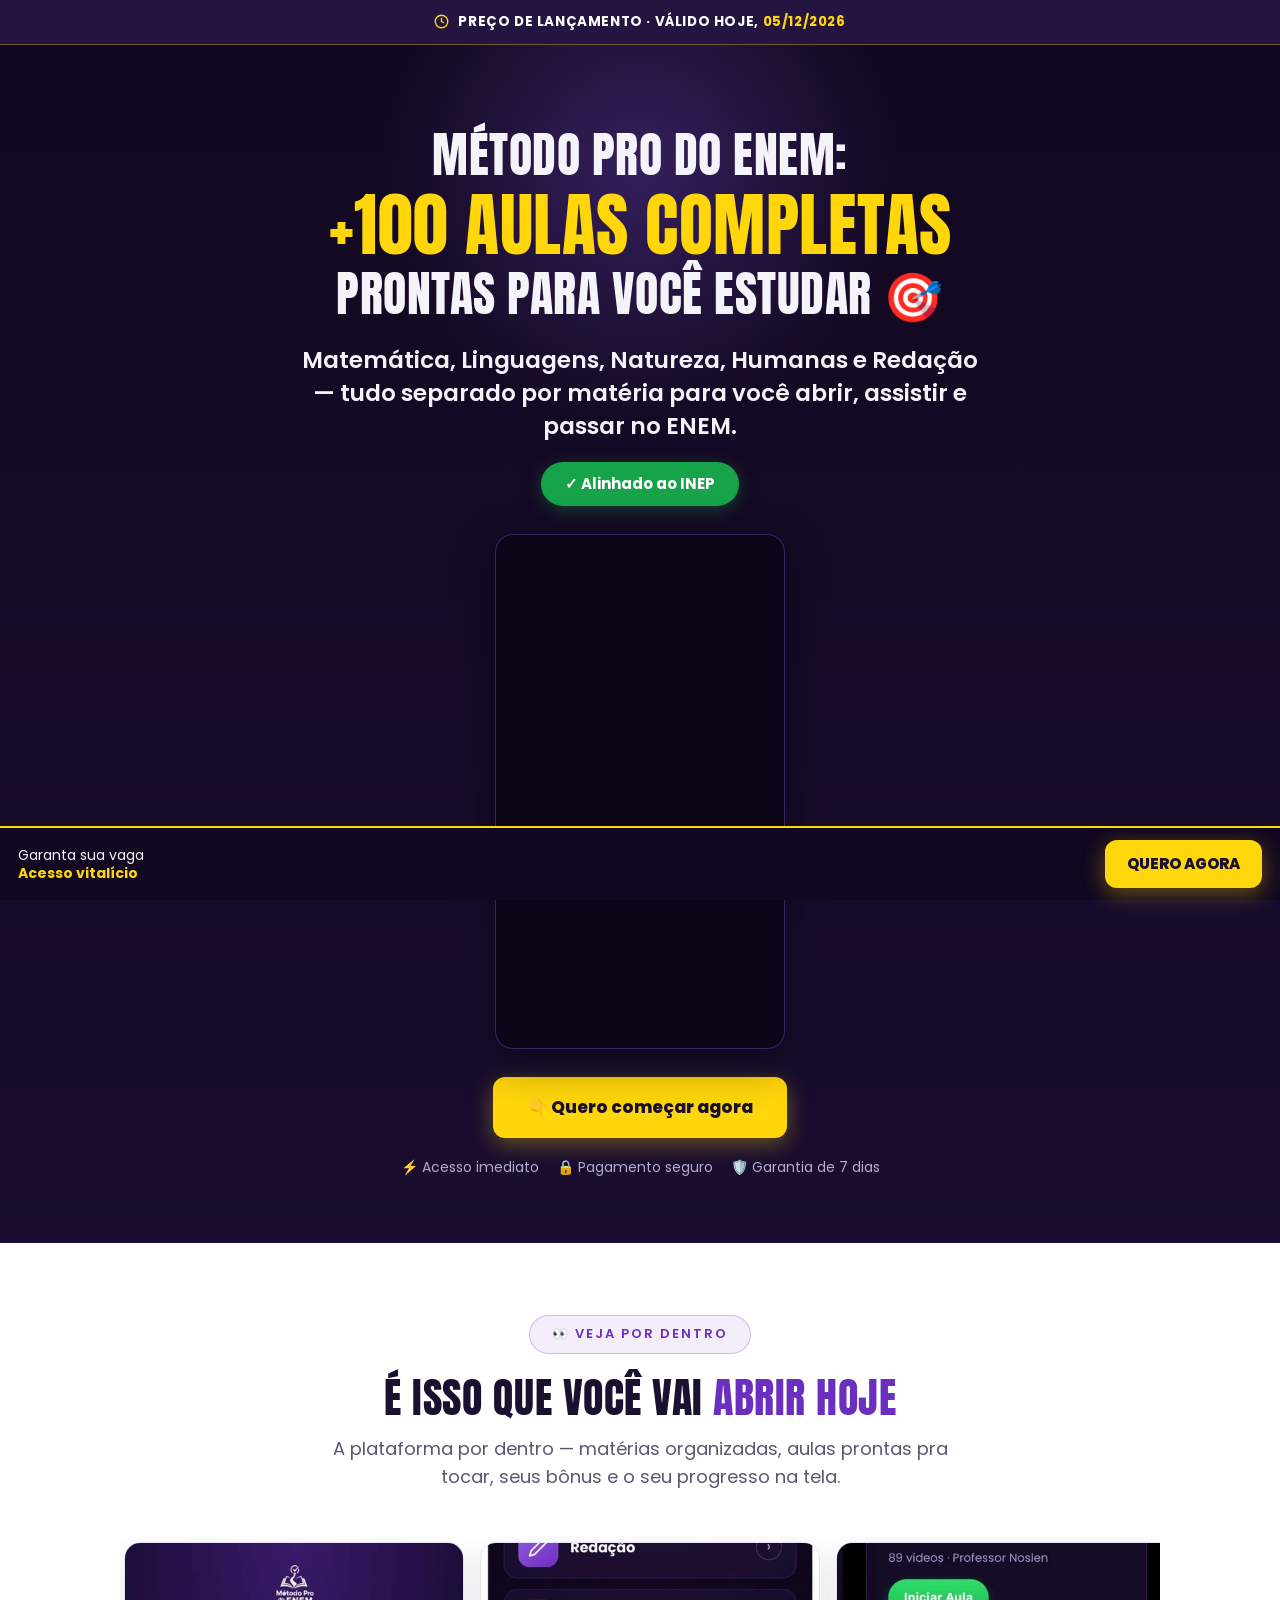
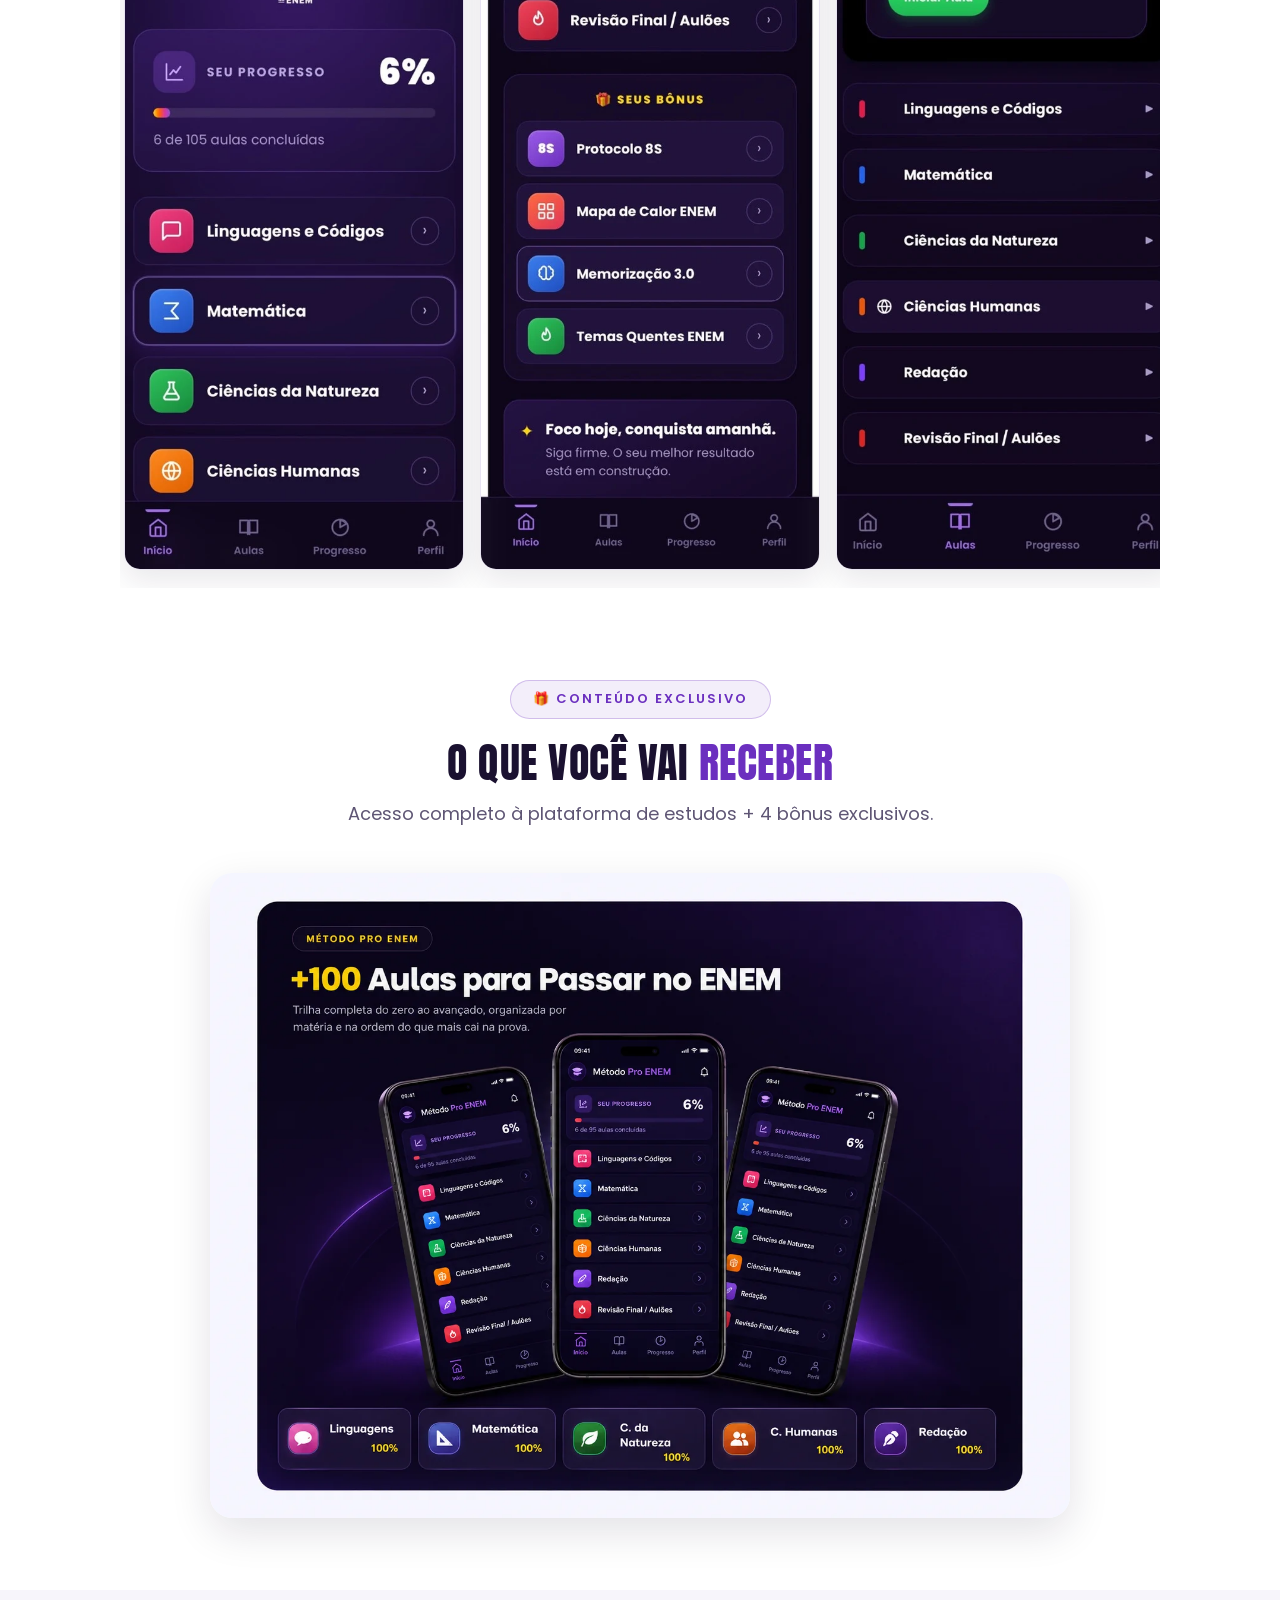
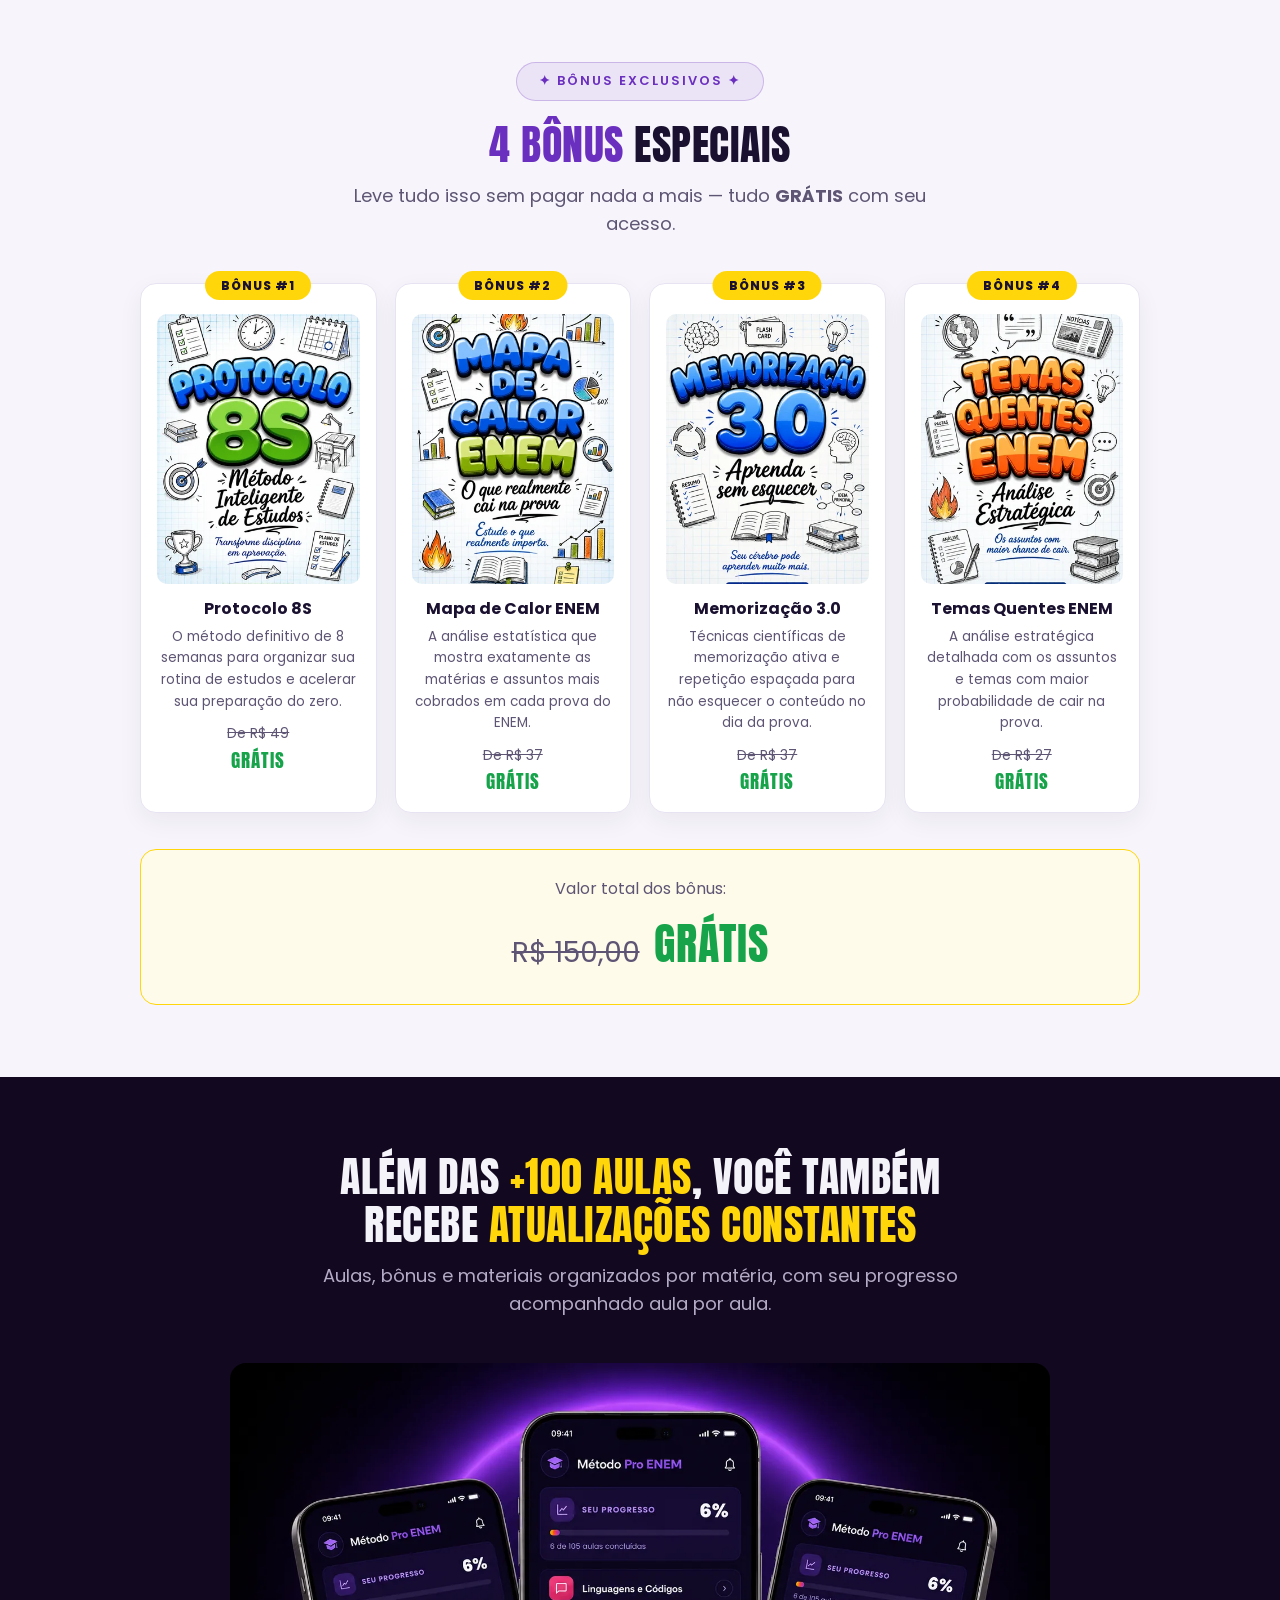
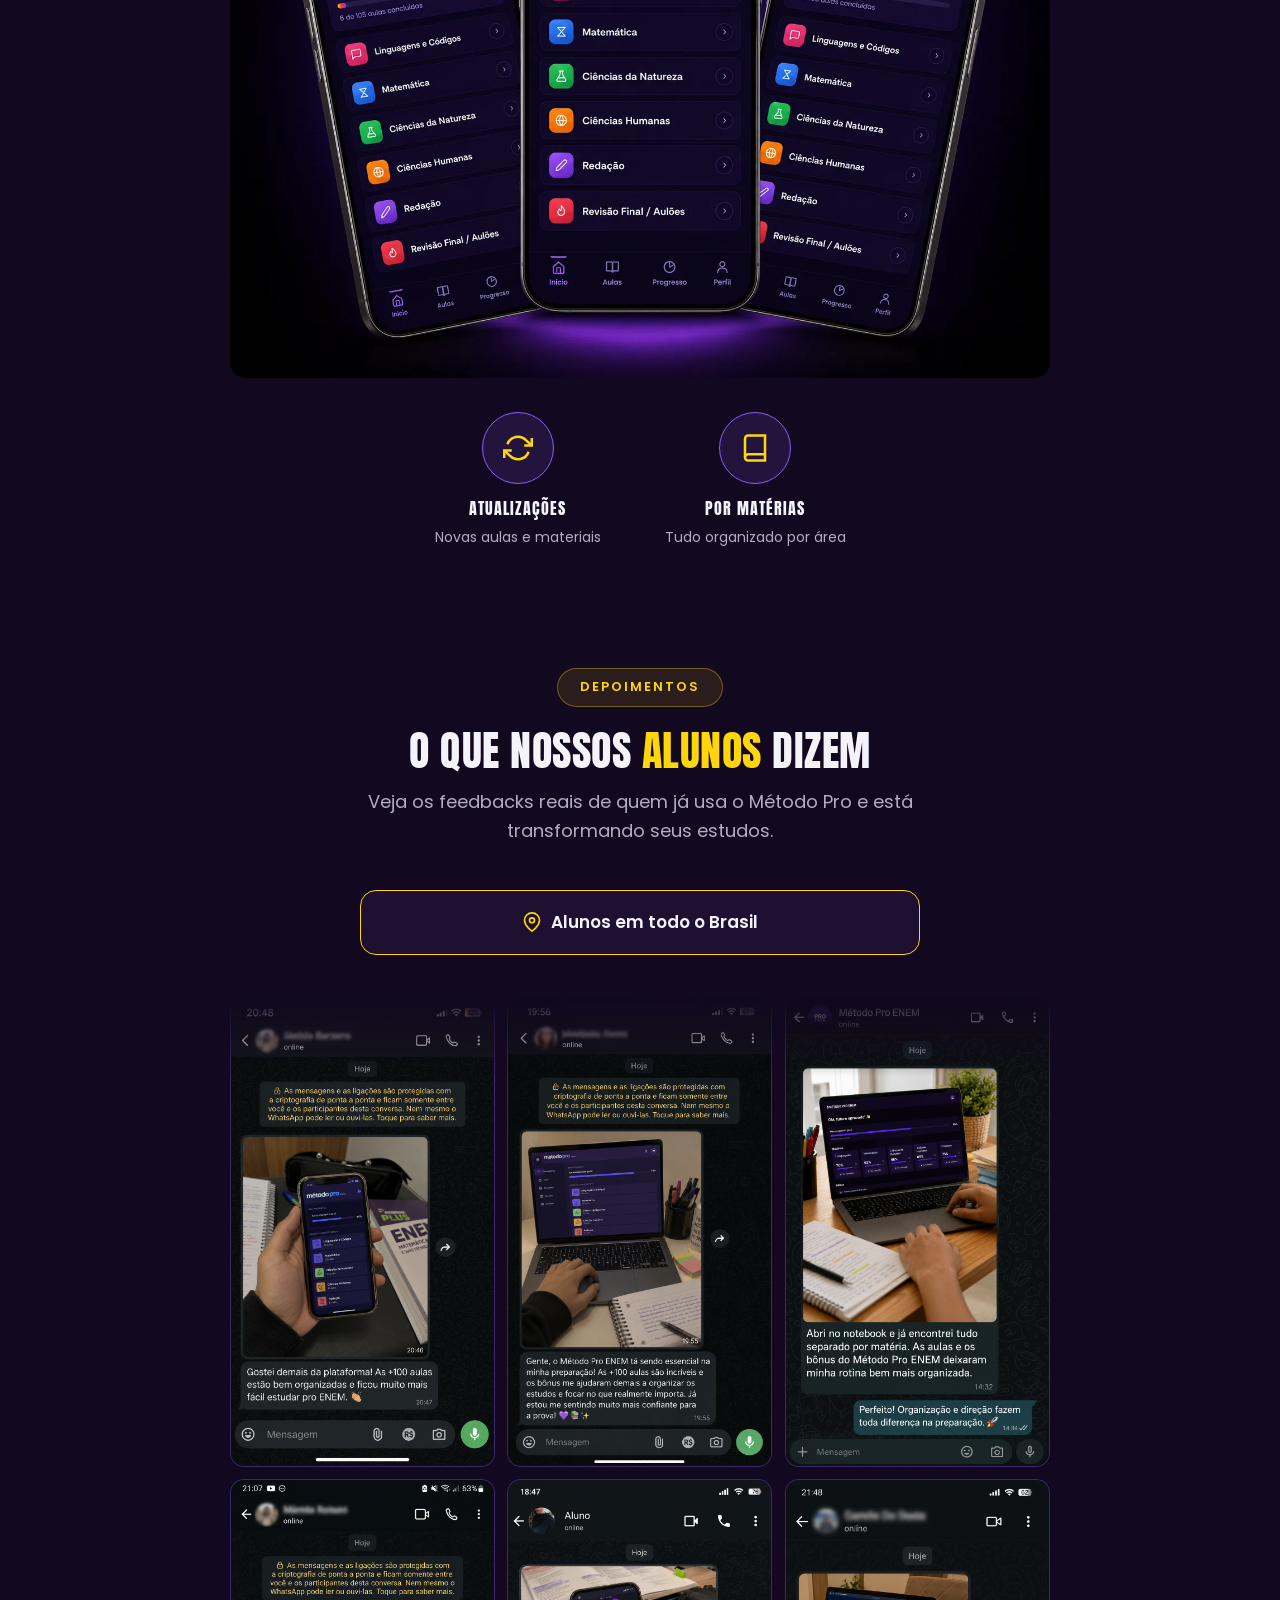
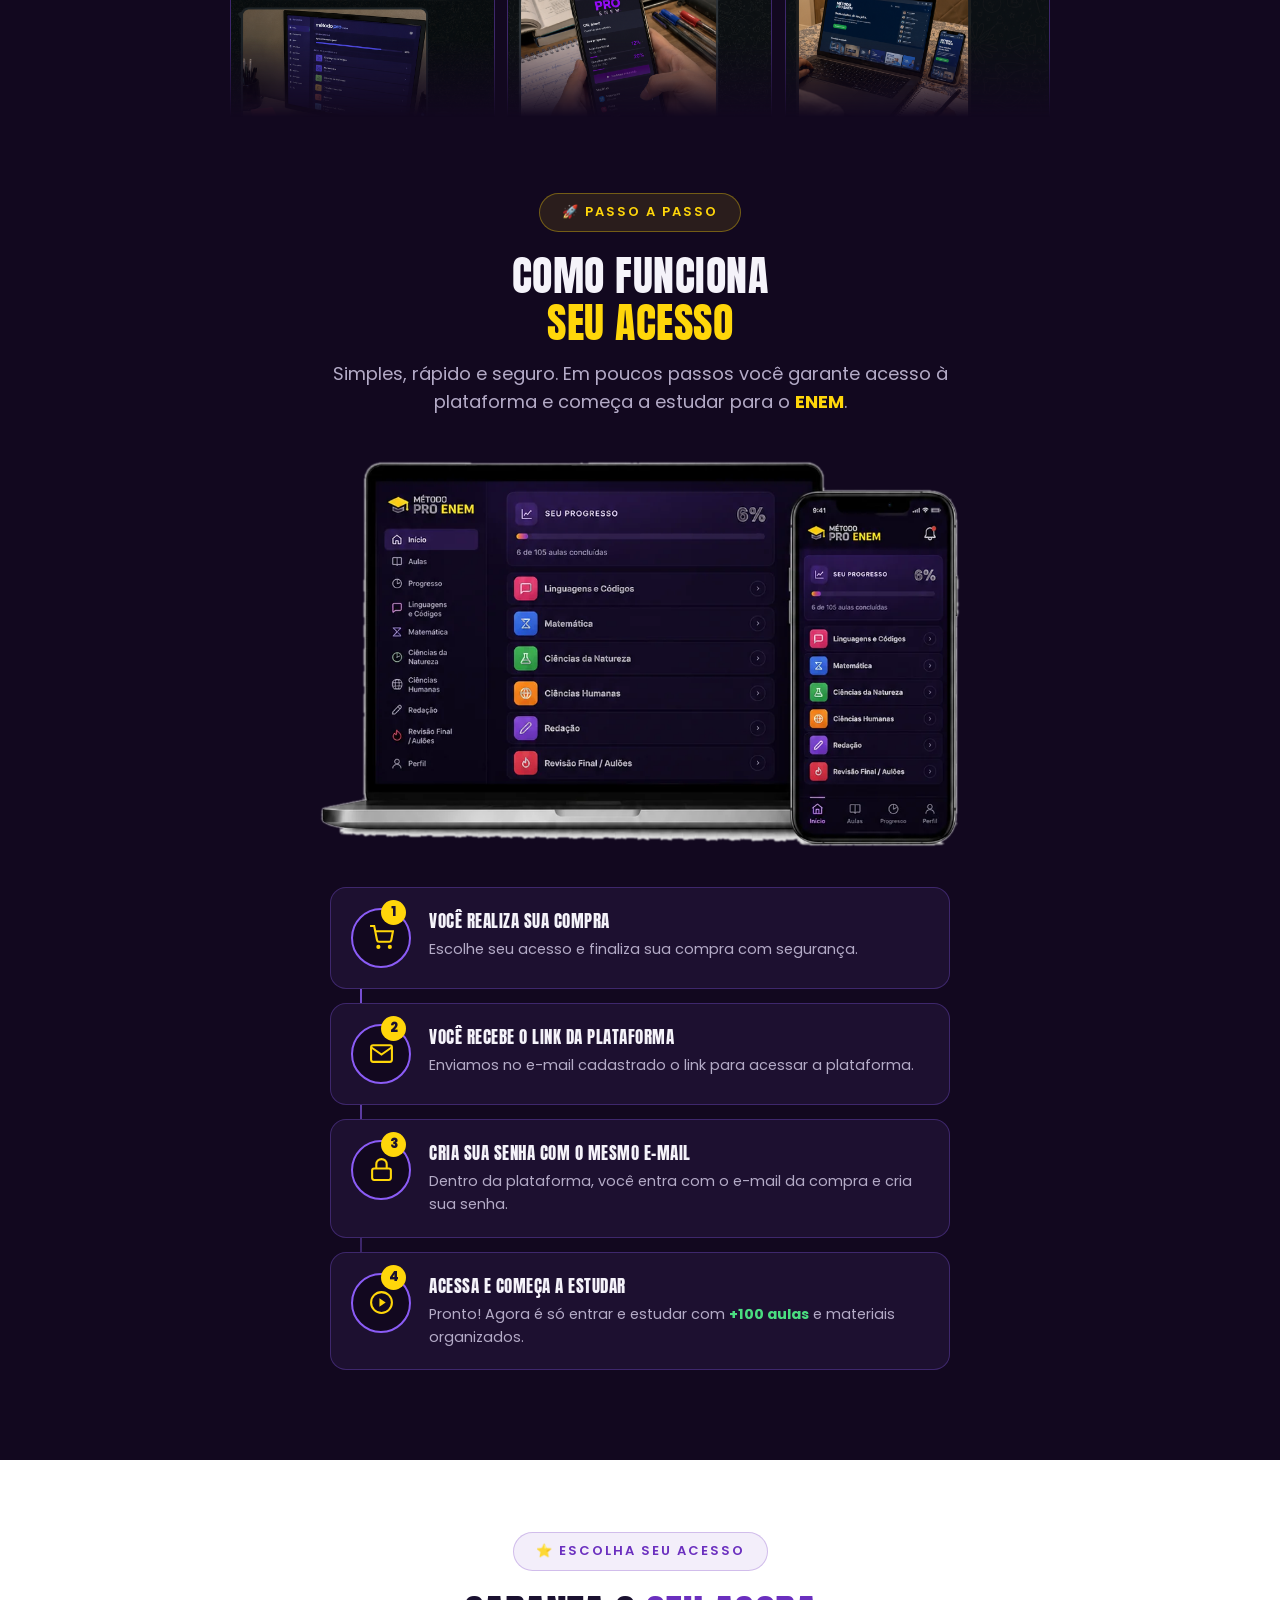
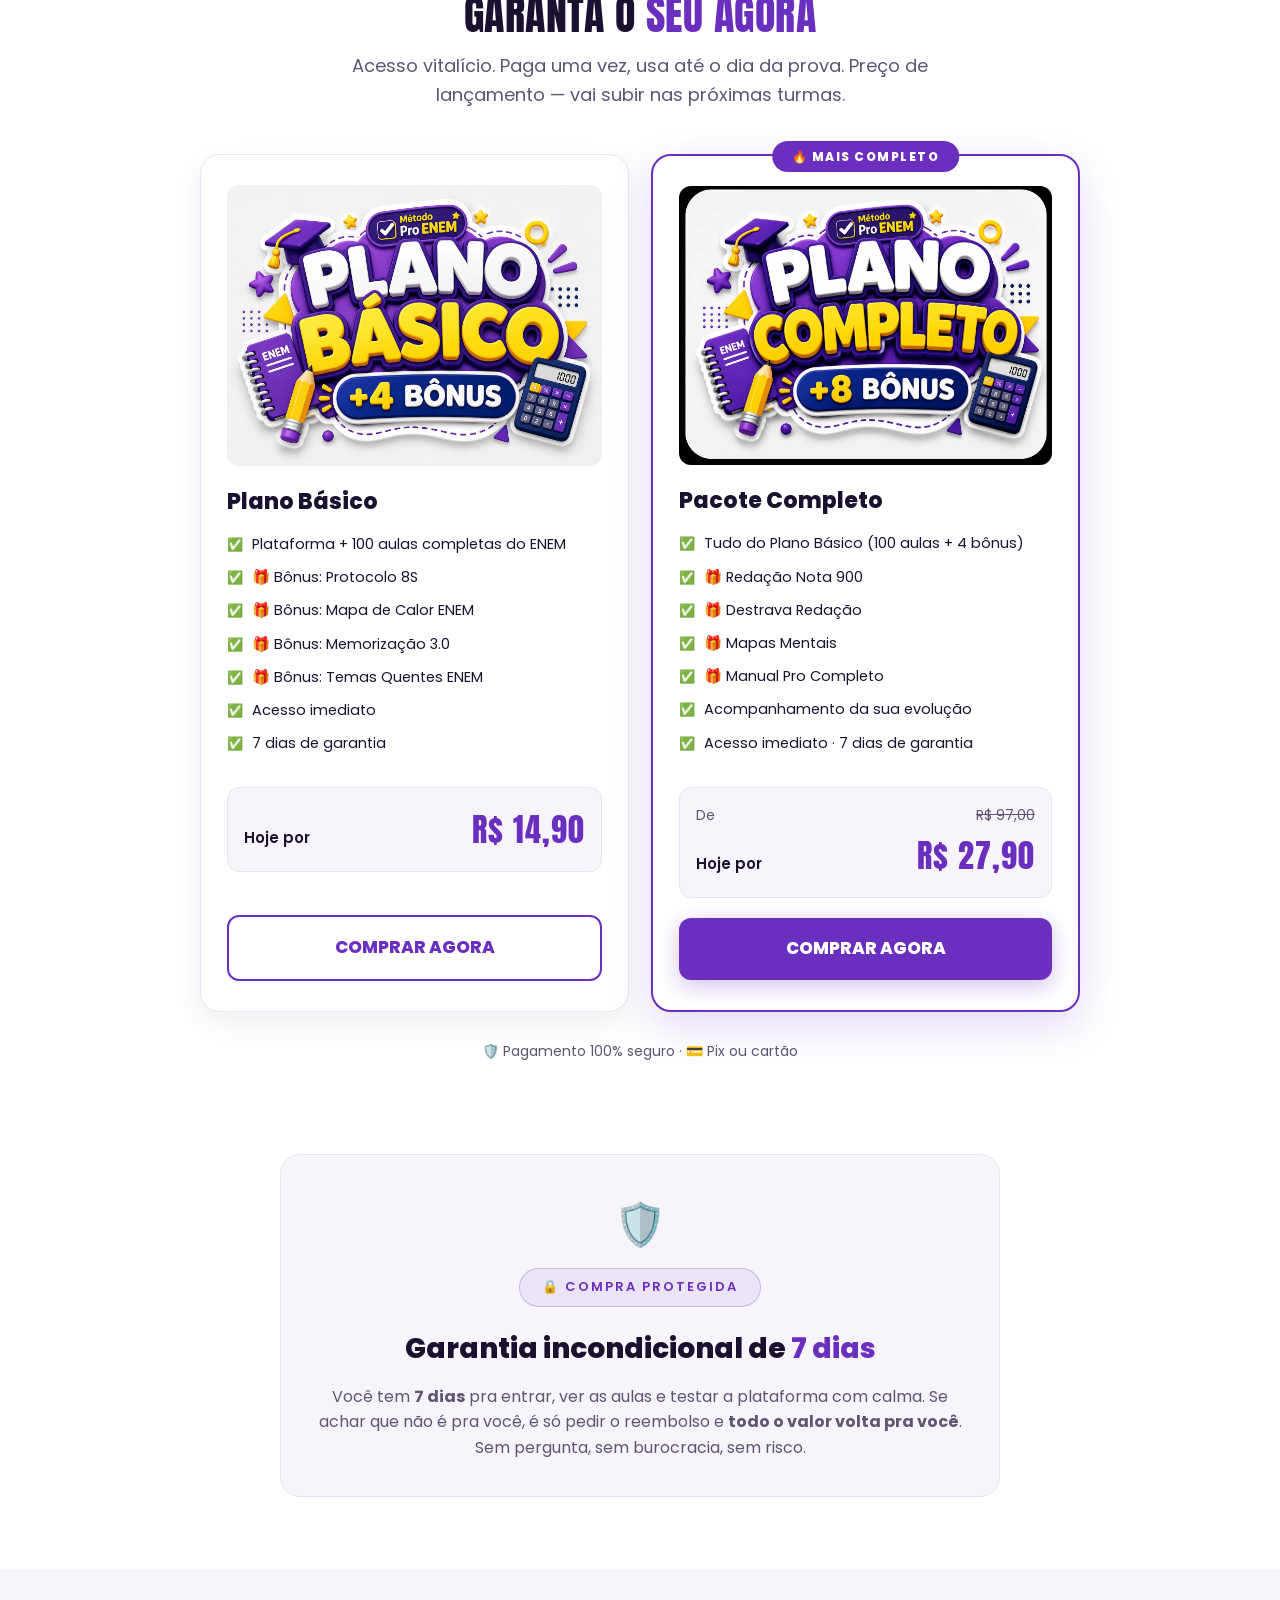
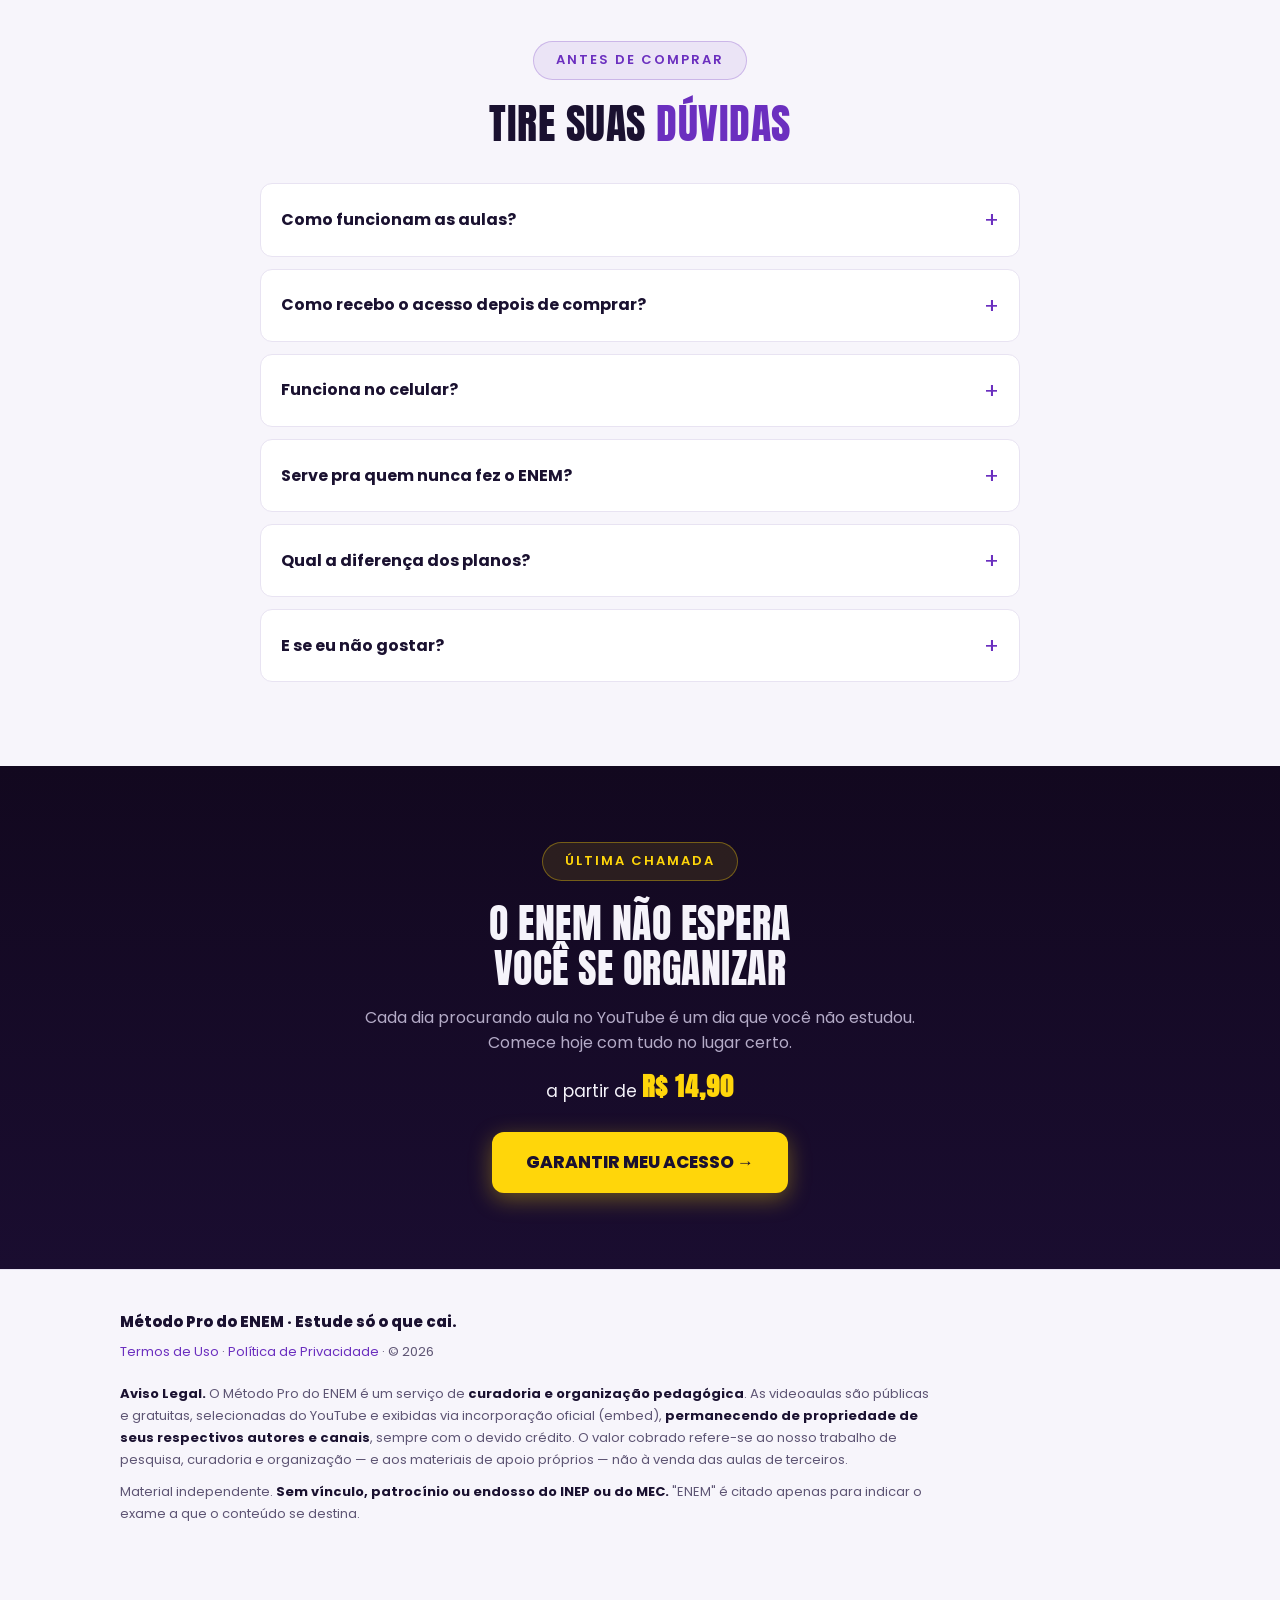
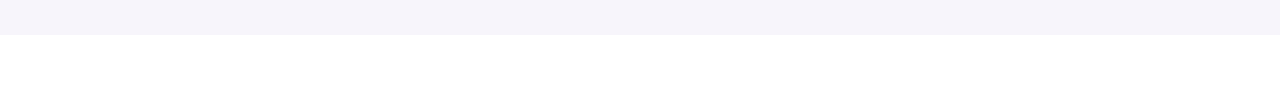
<file: index.html>
<!DOCTYPE html>
<html lang="pt-BR">
<head>
<meta charset="UTF-8">
<meta name="viewport" content="width=device-width, initial-scale=1">
<title>Plataforma Pro do ENEM — Aulas completas, passo a passo</title>
<meta name="description" content="Acesso a mais de 100 aulas completas do ENEM, 100% no passo a passo, organizadas por matéria. Já fez a prova ou nunca fez: você vai se sair bem.">
<meta property="og:title" content="Plataforma Pro do ENEM — Aulas completas, passo a passo">
<meta property="og:description" content="Mais de 100 aulas completas do ENEM, organizadas por matéria, na ordem do que mais cai. Acesso imediato.">
<meta property="og:type" content="website">
<meta property="og:url" content="https://metodoproenem.vercel.app/">
<meta name="twitter:title" content="Plataforma Pro do ENEM — Aulas completas, passo a passo">
<meta name="twitter:description" content="Mais de 100 aulas completas do ENEM, na ordem do que mais cai.">

<!-- Google Tag Manager -->
<script>(function(w,d,s,l,i){w[l]=w[l]||[];w[l].push({'gtm.start':
new Date().getTime(),event:'gtm.js'});var f=d.getElementsByTagName(s)[0],
j=d.createElement(s),dl=l!='dataLayer'?'&l='+l:'';j.async=true;j.src=
'https://www.googletagmanager.com/gtm.js?id='+i+dl;f.parentNode.insertBefore(j,f);
})(window,document,'script','dataLayer','GTM-5QC7Q98F');</script>
<!-- End Google Tag Manager -->

<!-- Utmify -->
<script src="https://cdn.utmify.com.br/scripts/utms/latest.js" data-utmify-prevent-xcod-sck data-utmify-prevent-subids async defer></script>

<!-- Meta Pixel Code -->
<script defer>
!function(f,b,e,v,n,t,s)
{if(f.fbq)return;n=f.fbq=function(){n.callMethod?
n.callMethod.apply(n,arguments):n.queue.push(arguments)};
if(!f._fbq)f._fbq=n;n.push=n;n.loaded=!0;n.version='2.0';
n.queue=[];t=b.createElement(e);t.async=!0;
t.src=v;s=b.getElementsByTagName(e)[0];
s.parentNode.insertBefore(t,s)}(window, document,'script',
'https://connect.facebook.net/en_US/fbevents.js');
fbq('init', '1230467649080404');
fbq('track', 'PageView');
</script>
<noscript>
<img height="1" width="1" style="display:none" src="https://www.facebook.com/tr?id=1230467649080404&ev=PageView&noscript=1"/>
</noscript>
<!-- End Meta Pixel Code -->

<!-- LiteVideo preconnect -->
<link rel="preconnect" href="https://app.litevideo.net">

<link rel="preconnect" href="https://fonts.googleapis.com">
<link rel="preconnect" href="https://fonts.gstatic.com" crossorigin>
<link href="https://fonts.googleapis.com/css2?family=Anton&family=Poppins:wght@400;500;600;700;800&display=swap" rel="stylesheet">

<style>
/* ==================================================================
   MÉTODO PRO DO ENEM — página completa
   Identidade: base clara + faixas escuras roxas (contraste AprovaFlix)
   ================================================================== */
:root{
  --roxo:#6B2FBF;
  --roxo-escuro:#4A1D8C;
  --roxo-luz:#8B5CF6;
  --amarelo:#FFD60A;
  --verde:#16A34A;
  --tinta:#1A1130;          /* texto sobre fundo claro */
  --tinta-sec:#5E5574;
  --fundo:#FFFFFF;
  --fundo-suave:#F7F5FB;
  --borda-clara:#E8E3F2;
  /* faixa escura */
  --dark-bg:#12081F;
  --dark-card:#1D1030;
  --dark-texto:#F5F3FA;
  --dark-texto-sec:#B4ABC7;
  --dark-borda:rgba(139,92,246,.30);
  --radius:16px;
}
*{margin:0;padding:0;box-sizing:border-box}
html{scroll-behavior:smooth}
body{background:var(--fundo);color:var(--tinta);font-family:'Poppins',sans-serif;line-height:1.6;padding-bottom:74px}
img{max-width:100%;display:block}
a{text-decoration:none}
.container{max-width:1080px;margin:0 auto;padding:0 20px}
.display{font-family:'Anton',sans-serif;font-weight:400;text-transform:uppercase;letter-spacing:.5px;line-height:1.12}
.secao{padding:72px 0}
.eyebrow{display:inline-block;background:rgba(107,47,191,.08);border:1px solid rgba(107,47,191,.25);color:var(--roxo);font-size:13px;font-weight:600;letter-spacing:2px;text-transform:uppercase;padding:8px 22px;border-radius:999px;margin-bottom:20px}
.eyebrow-dark{background:rgba(255,214,10,.10);border-color:rgba(255,214,10,.35);color:var(--amarelo)}
.h2{font-size:clamp(28px,5vw,42px);text-align:center;margin-bottom:14px}
.h2 .destaque{color:var(--roxo)}
.h2-dark{color:var(--dark-texto)}
.h2-dark .destaque{color:var(--amarelo)}
.sub{color:var(--tinta-sec);text-align:center;font-size:clamp(15px,2.5vw,18px);max-width:640px;margin:0 auto 44px}
.sub-dark{color:var(--dark-texto-sec)}
.centro{text-align:center}
.btn{display:inline-block;font-weight:800;font-size:17px;padding:17px 34px;border-radius:12px;transition:transform .2s,box-shadow .2s}
.btn:hover{transform:translateY(-2px)}
.btn-amarelo{background:var(--amarelo);color:var(--tinta);box-shadow:0 6px 22px rgba(255,214,10,.35)}
.btn-roxo{background:var(--roxo);color:#fff;box-shadow:0 6px 22px rgba(107,47,191,.30)}
.btn-contorno{background:transparent;border:2px solid var(--roxo);color:var(--roxo)}
@media (prefers-reduced-motion: reduce){
  *,*::before,*::after{animation-duration:.01ms!important;animation-iteration-count:1!important;transition-duration:.01ms!important}
  html{scroll-behavior:auto}
}

/* ---------- HERO ---------- */
.hero{background:linear-gradient(180deg,var(--dark-bg) 0%,#1A0D30 100%);padding:84px 20px 64px;text-align:center;position:relative;overflow:hidden}
.hero::before{content:"";position:absolute;top:-160px;left:50%;transform:translateX(-50%);width:560px;height:560px;background:radial-gradient(circle,rgba(139,92,246,.28) 0%,transparent 65%);pointer-events:none}
.hero-conteudo{position:relative;max-width:760px;margin:0 auto}
.hero h1{color:var(--dark-texto);font-size:clamp(30px,5.6vw,48px)}
.hero h1 .amarelo{font-size:clamp(40px,8vw,70px);display:inline-block;margin:6px 0;line-height:1.05}
.hero h1 .amarelo{color:var(--amarelo)}
.hero .subtitulo{color:var(--dark-texto);font-weight:600;font-size:clamp(17px,3vw,23px);line-height:1.45;max-width:680px;margin:22px auto 18px}
.hero .checkline{color:var(--dark-texto);font-weight:600;font-size:15px;margin-bottom:28px}
.hero .selos{display:flex;justify-content:center;gap:18px;flex-wrap:wrap;color:var(--dark-texto-sec);font-size:14px;margin-top:18px}

/* ---------- BARRA DO TOPO ---------- */
.barra-topo{background:#241540;border-bottom:1px solid rgba(255,214,10,.35);color:#fff;text-align:center;padding:11px 16px;font-size:clamp(12px,2.2vw,13.5px);font-weight:700;letter-spacing:.6px;display:flex;align-items:center;justify-content:center;gap:9px;flex-wrap:wrap}
.barra-topo svg{flex:none}
.barra-topo .data{color:var(--amarelo)}

/* ---------- TICKER (removido da página) ---------- */
.ticker{background:var(--roxo);overflow:hidden;white-space:nowrap;padding:12px 0;border-top:2px solid var(--amarelo);border-bottom:2px solid var(--amarelo)}
.ticker-track{display:inline-block;animation:ticker-scroll 22s linear infinite}
.ticker span{color:#fff;font-family:'Anton',sans-serif;font-size:14px;letter-spacing:1.5px;text-transform:uppercase;margin:0 16px}
.ticker .am{color:var(--amarelo)}
.ticker .seta{color:var(--amarelo);margin:0 4px}
@keyframes ticker-scroll{from{transform:translateX(0)}to{transform:translateX(-50%)}}

/* ---------- VEJA POR DENTRO ---------- */
.carrossel{display:flex;gap:16px;overflow-x:auto;scroll-snap-type:x mandatory;padding:6px 4px 18px;-webkit-overflow-scrolling:touch}
.carrossel::-webkit-scrollbar{height:8px}
.carrossel::-webkit-scrollbar-thumb{background:var(--roxo-luz);border-radius:999px}
.carrossel img{flex:0 0 78%;max-width:340px;scroll-snap-align:center;border-radius:var(--radius);border:1px solid var(--borda-clara);box-shadow:0 10px 30px rgba(26,17,48,.10)}
@media(min-width:820px){.carrossel img{flex:0 0 30%}}

/* ---------- BÔNUS ---------- */
.grid-bonus{display:grid;grid-template-columns:repeat(auto-fit,minmax(230px,1fr));gap:18px;max-width:1000px;margin:0 auto}
.bonus{background:#fff;border:1px solid var(--borda-clara);border-radius:var(--radius);padding:16px;text-align:center;position:relative;box-shadow:0 8px 24px rgba(26,17,48,.06)}
.bonus-tag{position:absolute;top:-13px;left:50%;transform:translateX(-50%);background:var(--amarelo);color:var(--tinta);font-weight:800;font-size:12px;letter-spacing:1px;padding:5px 16px;border-radius:999px;white-space:nowrap}
.bonus img{width:100%;border-radius:10px;margin:14px 0 12px;aspect-ratio:3/4;object-fit:cover}
.bonus h4{font-size:16px;font-weight:700;margin-bottom:4px}
.bonus p{color:var(--tinta-sec);font-size:13.5px;margin-bottom:10px}
.bonus .antes{color:var(--tinta-sec);text-decoration:line-through;font-size:14px}
.bonus .gratis{color:var(--verde);font-family:'Anton',sans-serif;font-size:19px;letter-spacing:1px}
.total-bonus{max-width:1000px;margin:36px auto 0;background:#FFFBEB;border:1.5px solid var(--amarelo);border-radius:var(--radius);padding:26px;text-align:center}
.total-bonus .rotulo{color:var(--tinta-sec);font-size:16px;margin-bottom:6px}
.total-bonus .antes{color:var(--tinta-sec);text-decoration:line-through;font-size:clamp(20px,4vw,28px);margin-right:14px}
.total-bonus .gratis{color:var(--verde);font-family:'Anton',sans-serif;font-size:clamp(30px,6vw,44px);letter-spacing:1px}

/* ---------- FAIXA ESCURA: MOCKUP + DEPOIMENTOS + COMO FUNCIONA ---------- */
.faixa-escura{background:var(--dark-bg)}
.mockup-wrap{max-width:820px;margin:0 auto;text-align:center}
.mockup-wrap img{width:100%;border-radius:var(--radius)}
.recursos-duplos{display:flex;justify-content:center;gap:64px;margin-top:34px;flex-wrap:wrap}
.recurso-item{text-align:center}
.recurso-item .icone{width:72px;height:72px;margin:0 auto 12px;border-radius:50%;background:rgba(139,92,246,.14);border:1.5px solid var(--roxo-luz);display:flex;align-items:center;justify-content:center}
.recurso-item h4{font-family:'Anton',sans-serif;font-weight:400;text-transform:uppercase;letter-spacing:1px;font-size:16px;color:var(--dark-texto)}
.recurso-item p{color:var(--dark-texto-sec);font-size:14px;margin-top:4px}

.barra-membros{display:flex;align-items:center;justify-content:center;gap:20px;flex-wrap:wrap;background:var(--dark-card);border:1px solid var(--amarelo);border-radius:var(--radius);padding:18px 26px;max-width:560px;margin:0 auto 42px}
.barra-membros .local{color:var(--dark-texto);font-weight:600;font-size:17px;display:flex;align-items:center;gap:9px}
/* Mural de depoimentos — colunas com rolagem contínua */
.mural{display:grid;grid-template-columns:repeat(2,1fr);gap:12px;max-width:520px;margin:0 auto;height:min(78vh,660px);overflow:hidden;position:relative;
  -webkit-mask-image:linear-gradient(to bottom,transparent 0,#000 11%,#000 89%,transparent 100%);
          mask-image:linear-gradient(to bottom,transparent 0,#000 11%,#000 89%,transparent 100%)}
@media(min-width:760px){.mural{grid-template-columns:repeat(3,1fr);max-width:820px;height:min(80vh,720px)}}
.mural-col{overflow:hidden}
.mural-col:nth-child(3){display:none}
@media(min-width:760px){.mural-col:nth-child(3){display:block}}
.mural-track{display:flex;flex-direction:column;animation:mural-sobe 42s linear infinite;will-change:transform}
.mural-track.desce{animation-name:mural-desce;animation-duration:50s}
.mural-track.lento{animation-duration:58s}
.mural:hover .mural-track{animation-play-state:paused}
@keyframes mural-sobe{from{transform:translateY(0)}to{transform:translateY(-50%)}}
@keyframes mural-desce{from{transform:translateY(-50%)}to{transform:translateY(0)}}
.mural-item{margin-bottom:12px;border-radius:14px;overflow:hidden;background:var(--dark-card);border:1px solid var(--dark-borda)}
.mural-item img{width:100%;display:block}
/* Slot vazio enquanto os prints reais não chegam */
.print-slot{aspect-ratio:9/16;border:2px dashed var(--dark-borda);border-radius:14px;display:flex;flex-direction:column;align-items:center;justify-content:center;gap:10px;color:var(--dark-texto-sec);font-size:13px;text-align:center;padding:16px;background:rgba(139,92,246,.05);margin-bottom:12px}
.print-slot.curto{aspect-ratio:3/4}
.print-slot svg{opacity:.55}
.badge-verde{display:inline-flex;align-items:center;gap:8px;background:var(--verde);color:#fff;font-weight:700;font-size:clamp(14px,2.4vw,15px);padding:10px 24px;border-radius:999px;box-shadow:0 4px 16px rgba(22,163,74,.35)}

/* Vídeo do hero (9:16 vertical) */
.hero-video{width:100%;max-width:290px;margin:26px auto 28px;aspect-ratio:9/16;border-radius:18px;overflow:hidden;background:#0C0518;border:1px solid rgba(139,92,246,.35);box-shadow:0 14px 44px rgba(0,0,0,.45)}
.hero-video lt-v2{position:absolute;inset:0;width:100%;height:100%;display:block}
.hero-video{position:relative}

/* Passos "Como funciona" em HTML nativo */
.passos{max-width:620px;margin:0 auto;position:relative}
.passos::before{content:"";position:absolute;left:30px;top:24px;bottom:24px;width:2px;background:linear-gradient(to bottom,var(--roxo-luz),rgba(139,92,246,.15))}
.passo{display:flex;gap:18px;background:var(--dark-card);border:1px solid var(--dark-borda);border-radius:var(--radius);padding:20px;margin-bottom:14px;position:relative;text-align:left}
.passo-icone{flex:none;width:60px;height:60px;border:2px solid var(--roxo-luz);border-radius:50%;display:flex;align-items:center;justify-content:center;background:var(--dark-bg)}
.passo-num{position:absolute;left:50px;top:12px;width:25px;height:25px;background:var(--amarelo);color:var(--tinta);border-radius:50%;display:flex;align-items:center;justify-content:center;font-weight:800;font-size:13px}
.passo h3{font-family:'Anton',sans-serif;font-weight:400;text-transform:uppercase;letter-spacing:.5px;font-size:17px;color:var(--dark-texto);margin-bottom:3px}
.passo p{color:var(--dark-texto-sec);font-size:14.5px}
.passo p .verde{color:#4ADE80;font-weight:700}

/* ---------- PLANOS ---------- */
.planos{display:grid;grid-template-columns:repeat(auto-fit,minmax(300px,1fr));gap:22px;max-width:880px;margin:0 auto}
.plano{background:#fff;border:1px solid var(--borda-clara);border-radius:20px;padding:30px 26px;display:flex;flex-direction:column;position:relative;box-shadow:0 10px 32px rgba(26,17,48,.07)}
.plano.destaque-plano{border:2px solid var(--roxo);box-shadow:0 14px 44px rgba(107,47,191,.18)}
.plano-selo{position:absolute;top:-15px;left:50%;transform:translateX(-50%);background:var(--roxo);color:#fff;font-weight:800;font-size:12px;letter-spacing:1.5px;padding:6px 20px;border-radius:999px;white-space:nowrap}
.plano img.arte{border-radius:12px;margin-bottom:18px}
.plano h3{font-size:22px;font-weight:800;margin-bottom:14px}
.plano ul{list-style:none;margin-bottom:22px}
.plano li{display:flex;gap:9px;align-items:flex-start;font-size:14.5px;margin-bottom:10px}
.plano li::before{content:"✅";flex:none;font-size:13px;margin-top:2px}
.preco-box{background:var(--fundo-suave);border:1px solid var(--borda-clara);border-radius:12px;padding:16px;margin-bottom:20px}
.preco-box .linha{display:flex;justify-content:space-between;color:var(--tinta-sec);font-size:14px;margin-bottom:4px}
.preco-box .riscado{text-decoration:line-through}
.preco-box .agora{display:flex;justify-content:space-between;align-items:baseline}
.preco-box .agora .rotulo{font-weight:600;font-size:15px}
.preco-box .agora .valor{color:var(--roxo);font-family:'Anton',sans-serif;font-size:32px;letter-spacing:1px}
.plano .btn{display:block;text-align:center;margin-top:auto}
.selos-pagamento{text-align:center;color:var(--tinta-sec);font-size:14px;margin-top:28px}

/* ---------- GARANTIA ---------- */
.garantia-card{max-width:720px;margin:0 auto;background:var(--fundo-suave);border:1px solid var(--borda-clara);border-radius:20px;padding:36px 30px;text-align:center}
.garantia-card .escudo{font-size:42px;margin-bottom:10px}
.garantia-card h3{font-size:clamp(22px,4vw,28px);font-weight:800;margin-bottom:12px}
.garantia-card h3 .destaque{color:var(--roxo)}
.garantia-card p{color:var(--tinta-sec)}

/* ---------- FAQ ---------- */
.faq{max-width:760px;margin:0 auto}
.faq details{background:#fff;border:1px solid var(--borda-clara);border-radius:12px;padding:0;margin-bottom:12px;overflow:hidden}
.faq summary{cursor:pointer;font-weight:700;font-size:16px;padding:18px 20px;list-style:none;display:flex;justify-content:space-between;align-items:center;gap:14px}
.faq summary::-webkit-details-marker{display:none}
.faq summary::after{content:"+";font-size:22px;color:var(--roxo);font-weight:400;transition:transform .2s}
.faq details[open] summary::after{transform:rotate(45deg)}
.faq .resposta{padding:0 20px 18px;color:var(--tinta-sec);font-size:15px}

/* ---------- ÚLTIMA CHAMADA ---------- */
.ultima{background:linear-gradient(180deg,var(--dark-bg),#1A0D30);text-align:center;padding:76px 20px}
.ultima h2{color:var(--dark-texto);font-size:clamp(26px,5vw,40px);margin-bottom:14px}
.ultima p{color:var(--dark-texto-sec);max-width:560px;margin:0 auto 10px}
.ultima .apartir{color:var(--dark-texto);font-size:17px;margin-bottom:24px}
.ultima .apartir strong{color:var(--amarelo);font-family:'Anton',sans-serif;font-size:26px;letter-spacing:1px}

/* ---------- FOOTER ---------- */
footer{background:var(--fundo-suave);border-top:1px solid var(--borda-clara);padding:40px 20px 110px;color:var(--tinta-sec);font-size:13px}
footer .marca{font-weight:800;color:var(--tinta);font-size:15px;margin-bottom:8px}
footer .links{margin-bottom:20px}
footer .links a{color:var(--roxo)}
footer .legal{max-width:820px;line-height:1.7}
footer .legal strong{color:var(--tinta)}

/* ---------- STICKY CTA ---------- */
.sticky-cta{position:fixed;bottom:0;left:0;right:0;background:var(--dark-bg);border-top:2px solid var(--amarelo);display:flex;align-items:center;justify-content:space-between;gap:14px;padding:12px 18px;z-index:99}
.sticky-cta .texto{color:var(--dark-texto);font-size:14px;line-height:1.3}
.sticky-cta .texto strong{color:var(--amarelo)}
.sticky-cta .btn{padding:12px 22px;font-size:15px;white-space:nowrap}
</style>
</head>
<body>
<!-- Google Tag Manager (noscript) -->
<noscript><iframe src="https://www.googletagmanager.com/ns.html?id=GTM-5QC7Q98F" height="0" width="0" style="display:none;visibility:hidden"></iframe></noscript>

<!-- ============ BARRA DO TOPO ============ -->
<div class="barra-topo">
  <svg width="15" height="15" viewBox="0 0 24 24" fill="none" stroke="#FFD60A" stroke-width="2.2"><circle cx="12" cy="12" r="10"/><polyline points="12 6 12 12 16 14"/></svg>
  <span>PREÇO DE LANÇAMENTO &middot; VÁLIDO HOJE, <span class="data" id="data-hoje">—</span></span>
</div>

<!-- ============ HERO ============ -->
<header class="hero">
  <div class="hero-conteudo">
    <h1 class="display">Método Pro do ENEM:<br><span class="amarelo">+100 Aulas Completas</span><br>prontas para você estudar 🎯</h1>
    <p class="subtitulo">Matemática, Linguagens, Natureza, Humanas e Redação — tudo separado por matéria para você abrir, assistir e passar no ENEM.</p>
    <p class="checkline"><span class="badge-verde">✓ Alinhado ao INEP</span></p>

    <!-- Vídeo vertical LiteVideo -->
    <div class="hero-video" id="hero-video">
      <lt-v2 v="33916df2-39d0-48d0-b8b4-8df525dab4e1" ar="9:16" sc="0" ap="1" io="34" ph="6" ct="[[]]"></lt-v2>
    </div>

    <a class="btn btn-amarelo" href="#planos">👇 Quero começar agora</a>
    <div class="selos"><span>⚡ Acesso imediato</span><span>🔒 Pagamento seguro</span><span>🛡️ Garantia de 7 dias</span></div>
  </div>
</header>

<!-- ============ VEJA POR DENTRO ============ -->
<section class="secao">
  <div class="container">
    <div class="centro"><span class="eyebrow">👀 Veja por dentro</span></div>
    <h2 class="display h2">É isso que você vai <span class="destaque">abrir hoje</span></h2>
    <p class="sub">A plataforma por dentro — matérias organizadas, aulas prontas pra tocar, seus bônus e o seu progresso na tela.</p>
    <div class="carrossel">
      <img src="plat-1-inicio.webp" alt="Tela inicial da plataforma">
      <img src="plat-2-bonus.webp" alt="Lista de bônus exclusivos">
      <img src="plat-3-aulas.webp" alt="Visualização das aulas por matéria">
      <img src="plat-4-progresso.webp" alt="Estatísticas de progresso do aluno">
      <img src="plat-5-perfil.webp" alt="Perfil do aluno">
    </div>
  </div>
</section>

<!-- ============ O QUE VOCÊ VAI RECEBER ============ -->
<section class="secao" style="padding-top:20px">
  <div class="container">
    <div class="centro"><span class="eyebrow">🎁 Conteúdo exclusivo</span></div>
    <h2 class="display h2">O que você vai <span class="destaque">receber</span></h2>
    <p class="sub">Acesso completo à plataforma de estudos + 4 bônus exclusivos.</p>
    <img src="card-100-aulas.webp" alt="Método Pro ENEM: +100 aulas para passar no ENEM — trilha completa organizada por matéria, com Linguagens, Matemática, Ciências da Natureza, Ciências Humanas e Redação" style="width:100%;max-width:860px;margin:0 auto;display:block;border-radius:22px;box-shadow:0 14px 40px rgba(26,17,48,.12)">
  </div>
</section>

<!-- ============ BÔNUS + VALOR TOTAL ============ -->
<section class="secao" style="background:var(--fundo-suave)">
  <div class="container">
    <div class="centro"><span class="eyebrow">✦ Bônus exclusivos ✦</span></div>
    <h2 class="display h2"><span class="destaque">4 bônus</span> especiais</h2>
    <p class="sub">Leve tudo isso sem pagar nada a mais — tudo <strong>GRÁTIS</strong> com seu acesso.</p>
    <div class="grid-bonus">
      <div class="bonus"><span class="bonus-tag">BÔNUS #1</span>
        <img src="bonus-protocolo-8s.webp" alt="Capa do Protocolo 8S">
        <h4>Protocolo 8S</h4>
        <p>O método definitivo de 8 semanas para organizar sua rotina de estudos e acelerar sua preparação do zero.</p>
        <div class="antes">De R$ 49</div><div class="gratis">GRÁTIS</div>
      </div>
      <div class="bonus"><span class="bonus-tag">BÔNUS #2</span>
        <img src="bonus-mapa-calor.webp" alt="Capa do Mapa de Calor ENEM">
        <h4>Mapa de Calor ENEM</h4>
        <p>A análise estatística que mostra exatamente as matérias e assuntos mais cobrados em cada prova do ENEM.</p>
        <div class="antes">De R$ 37</div><div class="gratis">GRÁTIS</div>
      </div>
      <div class="bonus"><span class="bonus-tag">BÔNUS #3</span>
        <img src="bonus-memorizacao.webp" alt="Capa do Memorização 3.0">
        <h4>Memorização 3.0</h4>
        <p>Técnicas científicas de memorização ativa e repetição espaçada para não esquecer o conteúdo no dia da prova.</p>
        <div class="antes">De R$ 37</div><div class="gratis">GRÁTIS</div>
      </div>
      <div class="bonus"><span class="bonus-tag">BÔNUS #4</span>
        <img src="bonus-temas-quentes.webp" alt="Capa do Temas Quentes ENEM">
        <h4>Temas Quentes ENEM</h4>
        <p>A análise estratégica detalhada com os assuntos e temas com maior probabilidade de cair na prova.</p>
        <div class="antes">De R$ 27</div><div class="gratis">GRÁTIS</div>
      </div>
    </div>
    <div class="total-bonus">
      <div class="rotulo">Valor total dos bônus:</div>
      <span class="antes">R$ 150,00</span><span class="gratis">GRÁTIS</span>
    </div>
  </div>
</section>

<!-- ============ FAIXA ESCURA: MOCKUP ============ -->
<section class="faixa-escura" style="padding:76px 20px 60px">
  <div class="mockup-wrap">
    <h2 class="display h2 h2-dark">Além das <span class="destaque">+100 aulas</span>, você também<br>recebe <span class="destaque">atualizações constantes</span></h2>
    <p class="sub sub-dark">Aulas, bônus e materiais organizados por matéria, com seu progresso acompanhado aula por aula.</p>
    <img src="mockup-celulares-plataforma.webp" alt="Plataforma Método Pro do ENEM no celular">
    <div class="recursos-duplos">
      <div class="recurso-item">
        <div class="icone"><svg width="30" height="30" viewBox="0 0 24 24" fill="none" stroke="#FFD60A" stroke-width="2"><path d="M23 4v6h-6"/><path d="M1 20v-6h6"/><path d="M3.51 9a9 9 0 0 1 14.85-3.36L23 10M1 14l4.64 4.36A9 9 0 0 0 20.49 15"/></svg></div>
        <h4>Atualizações</h4><p>Novas aulas e materiais</p>
      </div>
      <div class="recurso-item">
        <div class="icone"><svg width="30" height="30" viewBox="0 0 24 24" fill="none" stroke="#FFD60A" stroke-width="2"><path d="M4 19.5A2.5 2.5 0 0 1 6.5 17H20"/><path d="M6.5 2H20v20H6.5A2.5 2.5 0 0 1 4 19.5v-15A2.5 2.5 0 0 1 6.5 2z"/></svg></div>
        <h4>Por matérias</h4><p>Tudo organizado por área</p>
      </div>
    </div>
  </div>
</section>

<!-- ============ FAIXA ESCURA: DEPOIMENTOS (estilo AprovaFlix) ============ -->
<section class="faixa-escura" id="depoimentos" style="padding:60px 20px 76px">
  <div style="max-width:1000px;margin:0 auto;text-align:center">
    <span class="eyebrow eyebrow-dark">Depoimentos</span>
    <h2 class="display h2 h2-dark">O que nossos <span class="destaque">alunos</span> dizem</h2>
    <p class="sub sub-dark">Veja os feedbacks reais de quem já usa o Método Pro e está transformando seus estudos.</p>

    <div class="barra-membros">
      <span class="local">
        <svg width="20" height="20" viewBox="0 0 24 24" fill="none" stroke="#FFD60A" stroke-width="2"><path d="M21 10c0 7-9 13-9 13s-9-6-9-13a9 9 0 0 1 18 0z"/><circle cx="12" cy="10" r="3"/></svg>
        Alunos em todo o Brasil
      </span>
    </div>

    <div class="mural">
      <div class="mural-col">
        <div class="mural-track">
          <div class="mural-item"><img src="print-aluno-1.webp" alt="Depoimento Aluno 1"></div>
          <div class="mural-item"><img src="print-aluno-2.webp" alt="Depoimento Aluno 2"></div>
          <div class="mural-item"><img src="print-aluno-7.webp" alt="Depoimento Aluno 7"></div>
          <!-- cópia para o loop contínuo -->
          <div class="mural-item"><img src="print-aluno-1.webp" alt="Depoimento Aluno 1"></div>
          <div class="mural-item"><img src="print-aluno-2.webp" alt="Depoimento Aluno 2"></div>
          <div class="mural-item"><img src="print-aluno-7.webp" alt="Depoimento Aluno 7"></div>
        </div>
      </div>
      <div class="mural-col">
        <div class="mural-track desce">
          <div class="mural-item"><img src="print-aluno-3.webp" alt="Depoimento Aluno 3"></div>
          <div class="mural-item"><img src="print-aluno-4.webp" alt="Depoimento Aluno 4"></div>
          <!-- cópia para o loop contínuo -->
          <div class="mural-item"><img src="print-aluno-3.webp" alt="Depoimento Aluno 3"></div>
          <div class="mural-item"><img src="print-aluno-4.webp" alt="Depoimento Aluno 4"></div>
        </div>
      </div>
      <div class="mural-col">
        <div class="mural-track lento">
          <div class="mural-item"><img src="print-aluno-5.webp" alt="Depoimento Aluno 5"></div>
          <div class="mural-item"><img src="print-aluno-6.webp" alt="Depoimento Aluno 6"></div>
          <!-- cópia para o loop contínuo -->
          <div class="mural-item"><img src="print-aluno-5.webp" alt="Depoimento Aluno 5"></div>
          <div class="mural-item"><img src="print-aluno-6.webp" alt="Depoimento Aluno 6"></div>
        </div>
      </div>
    </div>
  </div>
</section>

<!-- ============ FAIXA ESCURA: COMO FUNCIONA (HTML NATIVO) ============ -->
<section class="faixa-escura" id="como-funciona" style="padding:0 20px 76px">
  <div style="max-width:760px;margin:0 auto;text-align:center">
    <span class="eyebrow eyebrow-dark">🚀 Passo a passo</span>
    <h2 class="display h2 h2-dark">Como funciona<br><span class="destaque">seu acesso</span></h2>
    <p class="sub sub-dark">Simples, rápido e seguro. Em poucos passos você garante acesso à plataforma e começa a estudar para o <strong style="color:var(--amarelo)">ENEM</strong>.</p>
    <img src="mockup-notebook-celular.webp" alt="Plataforma Método Pro do ENEM no notebook e no celular" style="width:100%;max-width:640px;margin:0 auto 40px;display:block">
    <div class="passos">
      <div class="passo">
        <div class="passo-icone"><svg width="25" height="25" viewBox="0 0 24 24" fill="none" stroke="#FFD60A" stroke-width="2"><circle cx="9" cy="21" r="1"/><circle cx="20" cy="21" r="1"/><path d="M1 1h4l2.68 13.39a2 2 0 0 0 2 1.61h9.72a2 2 0 0 0 2-1.61L23 6H6"/></svg></div>
        <span class="passo-num">1</span>
        <div><h3>Você realiza sua compra</h3><p>Escolhe seu acesso e finaliza sua compra com segurança.</p></div>
      </div>
      <div class="passo">
        <div class="passo-icone"><svg width="25" height="25" viewBox="0 0 24 24" fill="none" stroke="#FFD60A" stroke-width="2"><path d="M4 4h16c1.1 0 2 .9 2 2v12c0 1.1-.9 2-2 2H4c-1.1 0-2-.9-2-2V6c0-1.1.9-2 2-2z"/><polyline points="22,6 12,13 2,6"/></svg></div>
        <span class="passo-num">2</span>
        <div><h3>Você recebe o link da plataforma</h3><p>Enviamos no e-mail cadastrado o link para acessar a plataforma.</p></div>
      </div>
      <div class="passo">
        <div class="passo-icone"><svg width="25" height="25" viewBox="0 0 24 24" fill="none" stroke="#FFD60A" stroke-width="2"><rect x="3" y="11" width="18" height="11" rx="2"/><path d="M7 11V7a5 5 0 0 1 10 0v4"/></svg></div>
        <span class="passo-num">3</span>
        <div><h3>Cria sua senha com o mesmo e-mail</h3><p>Dentro da plataforma, você entra com o e-mail da compra e cria sua senha.</p></div>
      </div>
      <div class="passo">
        <div class="passo-icone"><svg width="25" height="25" viewBox="0 0 24 24" fill="none" stroke="#FFD60A" stroke-width="2"><circle cx="12" cy="12" r="10"/><polygon points="10 8 16 12 10 16 10 8" fill="#FFD60A" stroke="none"/></svg></div>
        <span class="passo-num">4</span>
        <div><h3>Acessa e começa a estudar</h3><p>Pronto! Agora é só entrar e estudar com <span class="verde">+100 aulas</span> e materiais organizados.</p></div>
      </div>
    </div>
  </div>
</section>

<!-- ============ PLANOS ============ -->
<section class="secao" id="planos">
  <div class="container">
    <div class="centro"><span class="eyebrow">⭐ Escolha seu acesso</span></div>
    <h2 class="display h2">Garanta o <span class="destaque">seu agora</span></h2>
    <p class="sub">Acesso vitalício. Paga uma vez, usa até o dia da prova. Preço de lançamento — vai subir nas próximas turmas.</p>
    <div class="planos">

      <div class="plano">
        <img class="arte" src="plano-basico-art.webp" alt="Plano Básico">
        <h3>Plano Básico</h3>
        <ul>
          <li>Plataforma + 100 aulas completas do ENEM</li>
          <li>🎁 Bônus: Protocolo 8S</li>
          <li>🎁 Bônus: Mapa de Calor ENEM</li>
          <li>🎁 Bônus: Memorização 3.0</li>
          <li>🎁 Bônus: Temas Quentes ENEM</li>
          <li>Acesso imediato</li>
          <li>7 dias de garantia</li>
        </ul>
        <div class="preco-box">
          <div class="agora"><span class="rotulo">Hoje por</span><span class="valor">R$ 14,90</span></div>
        </div>
        <a class="btn btn-contorno" href="https://pay.wiapy.com/e1LN3Mq3kr8">COMPRAR AGORA</a>
      </div>

      <div class="plano destaque-plano">
        <span class="plano-selo">🔥 MAIS COMPLETO</span>
        <img class="arte" src="plano-completo-art.webp" alt="Pacote Completo">
        <h3>Pacote Completo</h3>
        <ul>
          <li>Tudo do Plano Básico (100 aulas + 4 bônus)</li>
          <li>🎁 Redação Nota 900</li>
          <li>🎁 Destrava Redação</li>
          <li>🎁 Mapas Mentais</li>
          <li>🎁 Manual Pro Completo</li>
          <li>Acompanhamento da sua evolução</li>
          <li>Acesso imediato · 7 dias de garantia</li>
        </ul>
        <div class="preco-box">
          <div class="linha"><span>De</span><span class="riscado">R$ 97,00</span></div>
          <div class="agora"><span class="rotulo">Hoje por</span><span class="valor">R$ 27,90</span></div>
        </div>
        <a class="btn btn-roxo" href="https://pay.wiapy.com/0dgjmi6c0iO">COMPRAR AGORA</a>
      </div>

    </div>
    <p class="selos-pagamento">🛡️ Pagamento 100% seguro · 💳 Pix ou cartão</p>
  </div>
</section>

<!-- ============ GARANTIA ============ -->
<section class="secao" style="padding-top:20px">
  <div class="container">
    <div class="garantia-card">
      <div class="escudo">🛡️</div>
      <span class="eyebrow">🔒 Compra protegida</span>
      <h3>Garantia incondicional de <span class="destaque">7 dias</span></h3>
      <p>Você tem <strong>7 dias</strong> pra entrar, ver as aulas e testar a plataforma com calma. Se achar que não é pra você, é só pedir o reembolso e <strong>todo o valor volta pra você</strong>. Sem pergunta, sem burocracia, sem risco.</p>
    </div>
  </div>
</section>

<!-- ============ FAQ ============ -->
<section class="secao" style="background:var(--fundo-suave)">
  <div class="container">
    <div class="centro"><span class="eyebrow">Antes de comprar</span></div>
    <h2 class="display h2">Tire suas <span class="destaque">dúvidas</span></h2>
    <div class="faq" style="margin-top:36px">
      <details>
        <summary>Como funcionam as aulas?</summary>
        <div class="resposta">São aulas completas em vídeo, organizadas por matéria e na ordem do que mais cai no ENEM. Tudo numa plataforma só — você abre, escolhe a matéria e segue a trilha, sem caçar vídeo solto.</div>
      </details>
      <details>
        <summary>Como recebo o acesso depois de comprar?</summary>
        <div class="resposta">Na hora. Assim que o pagamento é aprovado, o acesso chega no seu e-mail. Você entra e já começa a estudar.</div>
      </details>
      <details>
        <summary>Funciona no celular?</summary>
        <div class="resposta">Funciona. Celular, tablet ou computador. Dá pra estudar no ônibus, na fila, em qualquer lugar com internet.</div>
      </details>
      <details>
        <summary>Serve pra quem nunca fez o ENEM?</summary>
        <div class="resposta">Serve. Cada matéria começa do básico e vai subindo. Já fez antes ou é a primeira vez, você pega do começo ou vai direto no ponto que tem mais dificuldade.</div>
      </details>
      <details>
        <summary>Qual a diferença dos planos?</summary>
        <div class="resposta">No básico você leva a plataforma de aulas. No completo, leva a plataforma <strong>mais</strong> o Método Pro: Método Redação Nota 900, Método Destrava Redação, Mapas Mentais ENEM e Método Manual Pro Completo do ENEM. As aulas dão o conteúdo; o método dá a estratégia.</div>
      </details>
      <details>
        <summary>E se eu não gostar?</summary>
        <div class="resposta">Você tem 7 dias de garantia. Não gostou, devolvo o valor sem pergunta nenhuma.</div>
      </details>
    </div>
  </div>
</section>

<!-- ============ ÚLTIMA CHAMADA ============ -->
<section class="ultima">
  <span class="eyebrow eyebrow-dark">Última chamada</span>
  <h2 class="display">O ENEM não espera<br>você se organizar</h2>
  <p>Cada dia procurando aula no YouTube é um dia que você não estudou. Comece hoje com tudo no lugar certo.</p>
  <p class="apartir">a partir de <strong>R$ 14,90</strong></p>
  <a class="btn btn-amarelo" href="#planos">GARANTIR MEU ACESSO →</a>
</section>

<!-- ============ FOOTER ============ -->
<footer>
  <div class="container">
    <div class="marca">Método Pro do ENEM · Estude só o que cai.</div>
    <div class="links"><a href="termos.html">Termos de Uso</a> · <a href="privacidade.html">Política de Privacidade</a> · © 2026</div>
    <div class="legal">
      <p><strong>Aviso Legal.</strong> O Método Pro do ENEM é um serviço de <strong>curadoria e organização pedagógica</strong>. As videoaulas são públicas e gratuitas, selecionadas do YouTube e exibidas via incorporação oficial (embed), <strong>permanecendo de propriedade de seus respectivos autores e canais</strong>, sempre com o devido crédito. O valor cobrado refere-se ao nosso trabalho de pesquisa, curadoria e organização — e aos materiais de apoio próprios — não à venda das aulas de terceiros.</p>
      <p style="margin-top:10px">Material independente. <strong>Sem vínculo, patrocínio ou endosso do INEP ou do MEC.</strong> "ENEM" é citado apenas para indicar o exame a que o conteúdo se destina.</p>
    </div>
  </div>
</footer>

<!-- ============ STICKY CTA ============ -->
<div class="sticky-cta">
  <div class="texto">Garanta sua vaga<br><strong>Acesso vitalício</strong></div>
  <a class="btn btn-amarelo" href="#planos">QUERO AGORA</a>
</div>

<script>
  (function(){
    var el = document.getElementById('data-hoje');
    if(!el) return;
    var d = new Date();
    var p = function(n){ return (n<10?'0':'')+n; };
    el.textContent = p(d.getDate())+'/'+p(d.getMonth()+1)+'/'+d.getFullYear();
  })();
</script>

<!-- LiteVideo player script -->
<script src="https://app.litevideo.net/p.js" async></script>

</body>
</html>
</file>
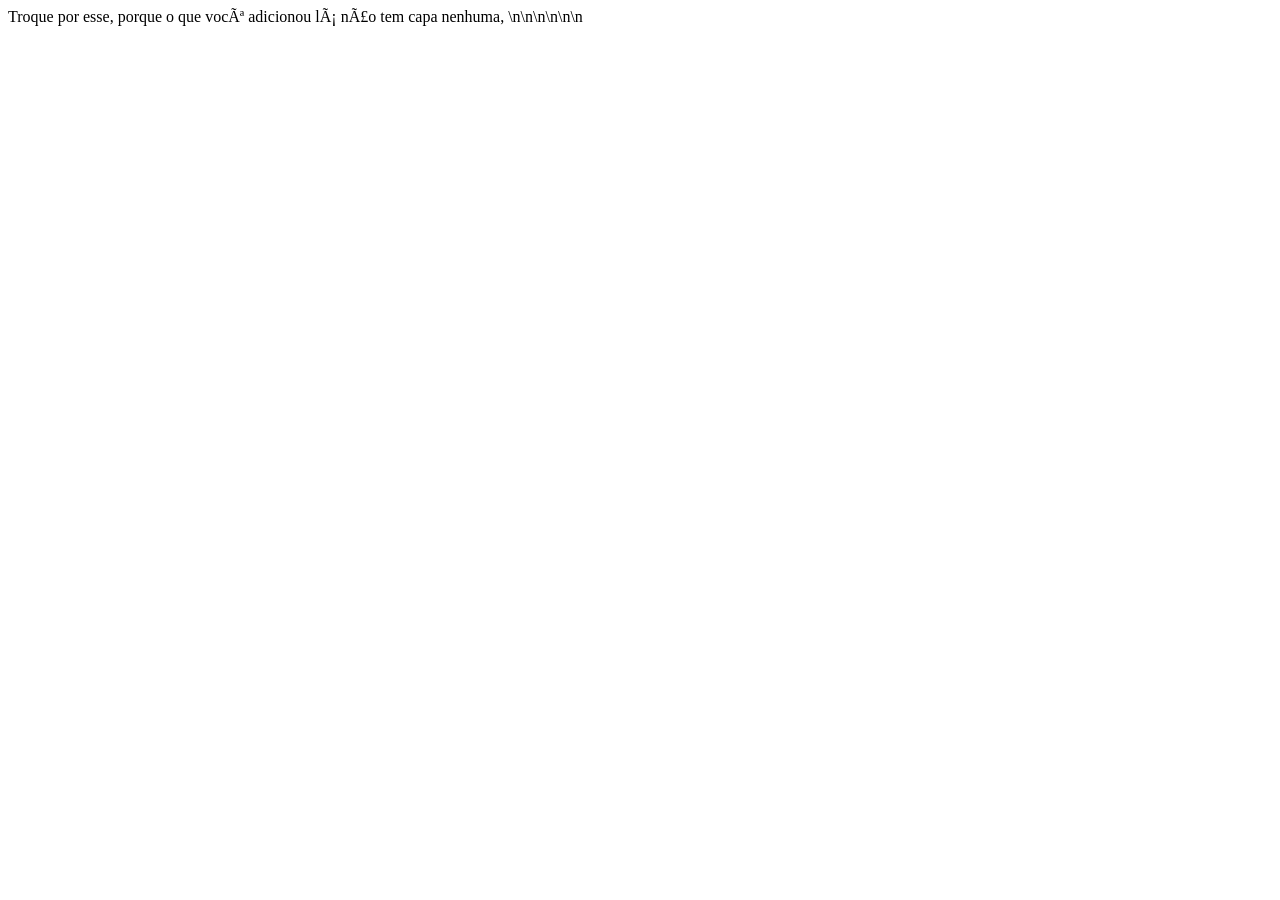
<file: mockup_ref.html>
Troque por esse, porque o que você adicionou lá não tem capa nenhuma, <!DOCTYPE html>\n<html lang=\"pt-BR\">\n<head>\n<meta charset=\"UTF-8\">\n<meta name=\"viewport\" content=\"width=device-width, initial-scale=1.0\">\n<title>Série Premium ENEM — Mockup</title>\n<style>\n  * { margin:0; padding:0; box-sizing:border-box; }\n  body {\n    background: linear-gradient(135deg, #070C18 0%, #0D1A2E 50%, #0a1020 100%);\n    min-height: 100vh;\n    font-family: 'Segoe UI', system-ui, sans-serif;\n    color: #fff;\n    overflow-x: hidden;\n  }\n\n  /* ── HERO ── */\n  .hero {\n    text-align: center;\n    padding: 60px 20px 40px;\n  }\n  .hero-badge {\n    display: inline-block;\n    background: rgba(255,140,0,0.15);\n    border: 1px solid rgba(255,140,0,0.5);\n    color: #FF8C00;\n    font-size: 12px;\n    font-weight: 700;\n    letter-spacing: 3px;\n    text-transform: uppercase;\n    padding: 6px 18px;\n    border-radius: 20px;\n    margin-bottom: 20px;\n  }\n  .hero h1 {\n    font-size: clamp(32px,5vw,58px);\n<truncated 126022 bytes>"}
{"step_index":47,"source":"MODEL","type":"PLANNER_RESPONSE","status":"DONE","created_at":"2026-04-27T19:36:35Z","tool_calls":[{"name":"run_command","args":{"CommandLine":"\"python -c \\\"\\nimport os\\nlog_path = r'C:\\\\Users\\\\Usuário\\\\.gemini\\\\antigravity\\\\brain\\\\23d5cd7e-15cd-4e2d-a59b-c20e93628fd4\\\\.system_generated\\\\logs\\\\overview.txt'\\nwith open(log_path, 'r', encoding='utf-8') as f:\\n    content = f.read()\\n\\n# Find the la\n<truncated 522 bytes>","Cwd":"\"c:\\\\Users\\\\Usuário\\\\Documents\\\\Antigravityu\"","SafeToAutoRun":"true","WaitMsBeforeAsync":"2000"}}]}
</file>
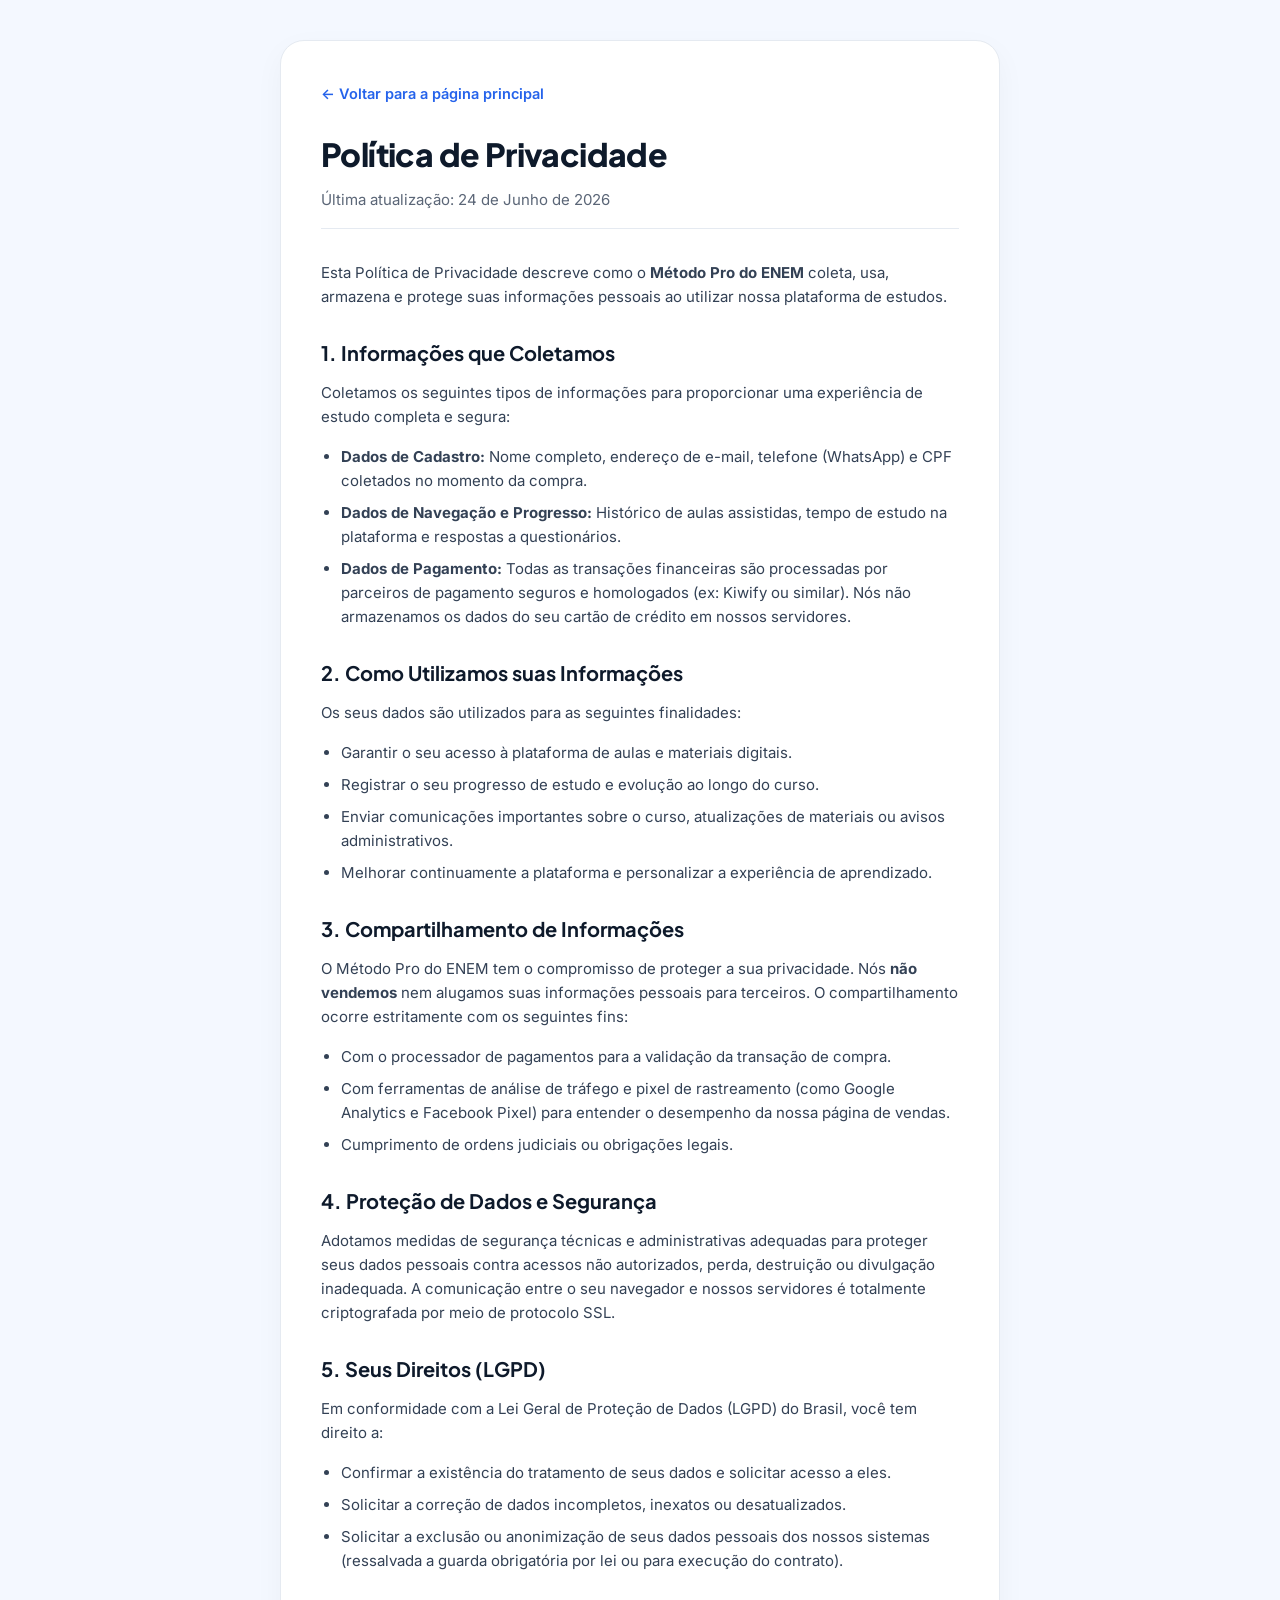
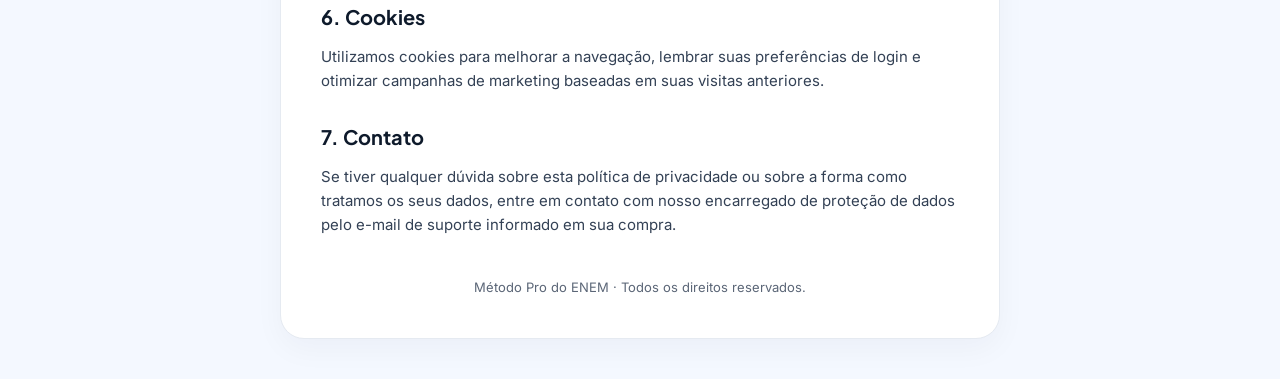
<file: privacidade.html>
<!doctype html>
<html lang="pt-BR">
<head>
  <meta charset="utf-8">
  <meta name="viewport" content="width=device-width, initial-scale=1">
  <title>Política de Privacidade — Método Pro do ENEM</title>

  <!-- Meta Pixel Code -->
  <script>
  !function(f,b,e,v,n,t,s)
  {if(f.fbq)return;n=f.fbq=function(){n.callMethod?
  n.callMethod.apply(n,arguments):n.queue.push(arguments)};
  if(!f._fbq)f._fbq=n;n.push=n;n.loaded=!0;n.version='2.0';
  n.queue=[];t=b.createElement(e);t.async=!0;
  t.src=v;s=b.getElementsByTagName(e)[0];
  s.parentNode.insertBefore(t,s)}(window, document,'script',
  'https://connect.facebook.net/en_US/fbevents.js');
  fbq('init', '1013102888134689');
  fbq('track', 'PageView');
  </script>
  <noscript><img height="1" width="1" style="display:none"
  src="https://www.facebook.com/tr?id=1013102888134689&ev=PageView&noscript=1"
  /></noscript>
  <!-- End Meta Pixel Code -->

  <!-- TikTok Pixel Code Start -->
  <script>
  !function (w, d, t) {
    w.TiktokAnalyticsObject=t;
    var ttq=w[t]=w[t]||[];

    ttq.methods=[
      "page",
      "track",
      "identify",
      "instances",
      "debug",
      "on",
      "off",
      "once",
      "ready",
      "alias",
      "group",
      "enableCookie",
      "disableCookie",
      "holdConsent",
      "revokeConsent",
      "grantConsent"
    ];

    ttq.setAndDefer=function(t,e){
      t[e]=function(){
        t.push([e].concat(Array.prototype.slice.call(arguments,0)));
      };
    };

    for(var i=0;i<ttq.methods.length;i++){
      ttq.setAndDefer(ttq,ttq.methods[i]);
    }

    ttq.instance=function(t){
      for(
        var e=ttq._i[t]||[],
        n=0;
        n<ttq.methods.length;
        n++
      ){
        ttq.setAndDefer(e,ttq.methods[n]);
      }
      return e;
    };

    ttq.load=function(e,n){
      var r="https://analytics.tiktok.com/i18n/pixel/events.js";
      var o=n&&n.partner;

      ttq._i=ttq._i||{};
      ttq._i[e]=[];
      ttq._i[e]._u=r;
      ttq._t=ttq._t||{};
      ttq._t[e]=+new Date;
      ttq._o=ttq._o||{};
      ttq._o[e]=n||{};

      n=document.createElement("script");
      n.type="text/javascript";
      n.async=true;
      n.src=r+"?sdkid="+e+"&lib="+t;

      e=document.getElementsByTagName("script")[0];
      e.parentNode.insertBefore(n,e);
    };

    ttq.load('D8V6PMBC77U6CH9FIFQ0');
    ttq.page();

  }(window, document, 'ttq');
  </script>
  <!-- TikTok Pixel Code End -->

  <link rel="preconnect" href="https://fonts.googleapis.com">
  <link rel="preconnect" href="https://fonts.gstatic.com" crossorigin>
  <link href="https://fonts.googleapis.com/css2?family=Plus+Jakarta+Sans:wght@700;800&family=Inter:wght@400;500;600;700&display=swap" rel="stylesheet">
  <style>
    :root {
      --azul: #2563EB;
      --azul-esc: #1740B0;
      --azul-claro: #EAF1FF;
      --tinta: #0E1A2B;
      --cinza: #5B6677;
      --linha: #E5EAF1;
      --fundo: #F4F8FF;
    }
    * { box-sizing: border-box; }
    body {
      margin: 0;
      padding: 40px 20px;
      background-color: var(--fundo);
      color: var(--tinta);
      font-family: 'Inter', system-ui, sans-serif;
      line-height: 1.6;
      -webkit-font-smoothing: antialiased;
    }
    .container {
      max-width: 720px;
      margin: 0 auto;
      background: #fff;
      border: 1px solid var(--linha);
      border-radius: 24px;
      padding: 40px;
      box-shadow: 0 10px 30px rgba(14,26,43,0.04);
    }
    .back-link {
      display: inline-block;
      margin-bottom: 24px;
      color: var(--azul);
      text-decoration: none;
      font-weight: 600;
      font-size: 14.5px;
      transition: color 0.15s ease;
    }
    .back-link:hover {
      color: var(--azul-esc);
    }
    h1 {
      font-family: 'Plus Jakarta Sans', sans-serif;
      font-size: 32px;
      font-weight: 800;
      letter-spacing: -.6px;
      margin: 0 0 8px 0;
    }
    .subtitle {
      color: var(--cinza);
      font-size: 15px;
      margin-bottom: 32px;
      border-bottom: 1px solid var(--linha);
      padding-bottom: 16px;
    }
    h2 {
      font-family: 'Plus Jakarta Sans', sans-serif;
      font-size: 20px;
      font-weight: 700;
      margin: 28px 0 12px 0;
      color: var(--tinta);
    }
    p, li {
      font-size: 15px;
      color: #334155;
      margin: 0 0 14px 0;
    }
    ul {
      padding-left: 20px;
      margin-bottom: 16px;
    }
    li {
      margin-bottom: 8px;
    }
    footer {
      text-align: center;
      margin-top: 40px;
      font-size: 13px;
      color: var(--cinza);
    }
    @media (max-width: 600px) {
      body {
        padding: 20px 10px;
      }
      .container {
        padding: 24px;
        border-radius: 16px;
      }
      h1 {
        font-size: 26px;
      }
    }
  </style>
</head>
<body>

  <div class="container">
    <a href="index.html" class="back-link">← Voltar para a página principal</a>
    
    <h1>Política de Privacidade</h1>
    <div class="subtitle">Última atualização: 24 de Junho de 2026</div>

    <p>Esta Política de Privacidade descreve como o <b>Método Pro do ENEM</b> coleta, usa, armazena e protege suas informações pessoais ao utilizar nossa plataforma de estudos.</p>

    <h2>1. Informações que Coletamos</h2>
    <p>Coletamos os seguintes tipos de informações para proporcionar uma experiência de estudo completa e segura:</p>
    <ul>
      <li><b>Dados de Cadastro:</b> Nome completo, endereço de e-mail, telefone (WhatsApp) e CPF coletados no momento da compra.</li>
      <li><b>Dados de Navegação e Progresso:</b> Histórico de aulas assistidas, tempo de estudo na plataforma e respostas a questionários.</li>
      <li><b>Dados de Pagamento:</b> Todas as transações financeiras são processadas por parceiros de pagamento seguros e homologados (ex: Kiwify ou similar). Nós não armazenamos os dados do seu cartão de crédito em nossos servidores.</li>
    </ul>

    <h2>2. Como Utilizamos suas Informações</h2>
    <p>Os seus dados são utilizados para as seguintes finalidades:</p>
    <ul>
      <li>Garantir o seu acesso à plataforma de aulas e materiais digitais.</li>
      <li>Registrar o seu progresso de estudo e evolução ao longo do curso.</li>
      <li>Enviar comunicações importantes sobre o curso, atualizações de materiais ou avisos administrativos.</li>
      <li>Melhorar continuamente a plataforma e personalizar a experiência de aprendizado.</li>
    </ul>

    <h2>3. Compartilhamento de Informações</h2>
    <p>O Método Pro do ENEM tem o compromisso de proteger a sua privacidade. Nós <b>não vendemos</b> nem alugamos suas informações pessoais para terceiros. O compartilhamento ocorre estritamente com os seguintes fins:</p>
    <ul>
      <li>Com o processador de pagamentos para a validação da transação de compra.</li>
      <li>Com ferramentas de análise de tráfego e pixel de rastreamento (como Google Analytics e Facebook Pixel) para entender o desempenho da nossa página de vendas.</li>
      <li>Cumprimento de ordens judiciais ou obrigações legais.</li>
    </ul>

    <h2>4. Proteção de Dados e Segurança</h2>
    <p>Adotamos medidas de segurança técnicas e administrativas adequadas para proteger seus dados pessoais contra acessos não autorizados, perda, destruição ou divulgação inadequada. A comunicação entre o seu navegador e nossos servidores é totalmente criptografada por meio de protocolo SSL.</p>

    <h2>5. Seus Direitos (LGPD)</h2>
    <p>Em conformidade com a Lei Geral de Proteção de Dados (LGPD) do Brasil, você tem direito a:</p>
    <ul>
      <li>Confirmar a existência do tratamento de seus dados e solicitar acesso a eles.</li>
      <li>Solicitar a correção de dados incompletos, inexatos ou desatualizados.</li>
      <li>Solicitar a exclusão ou anonimização de seus dados pessoais dos nossos sistemas (ressalvada a guarda obrigatória por lei ou para execução do contrato).</li>
    </ul>

    <h2>6. Cookies</h2>
    <p>Utilizamos cookies para melhorar a navegação, lembrar suas preferências de login e otimizar campanhas de marketing baseadas em suas visitas anteriores.</p>

    <h2>7. Contato</h2>
    <p>Se tiver qualquer dúvida sobre esta política de privacidade ou sobre a forma como tratamos os seus dados, entre em contato com nosso encarregado de proteção de dados pelo e-mail de suporte informado em sua compra.</p>

    <footer>
      Método Pro do ENEM · Todos os direitos reservados.
    </footer>
  </div>

</body>
</html>
</file>
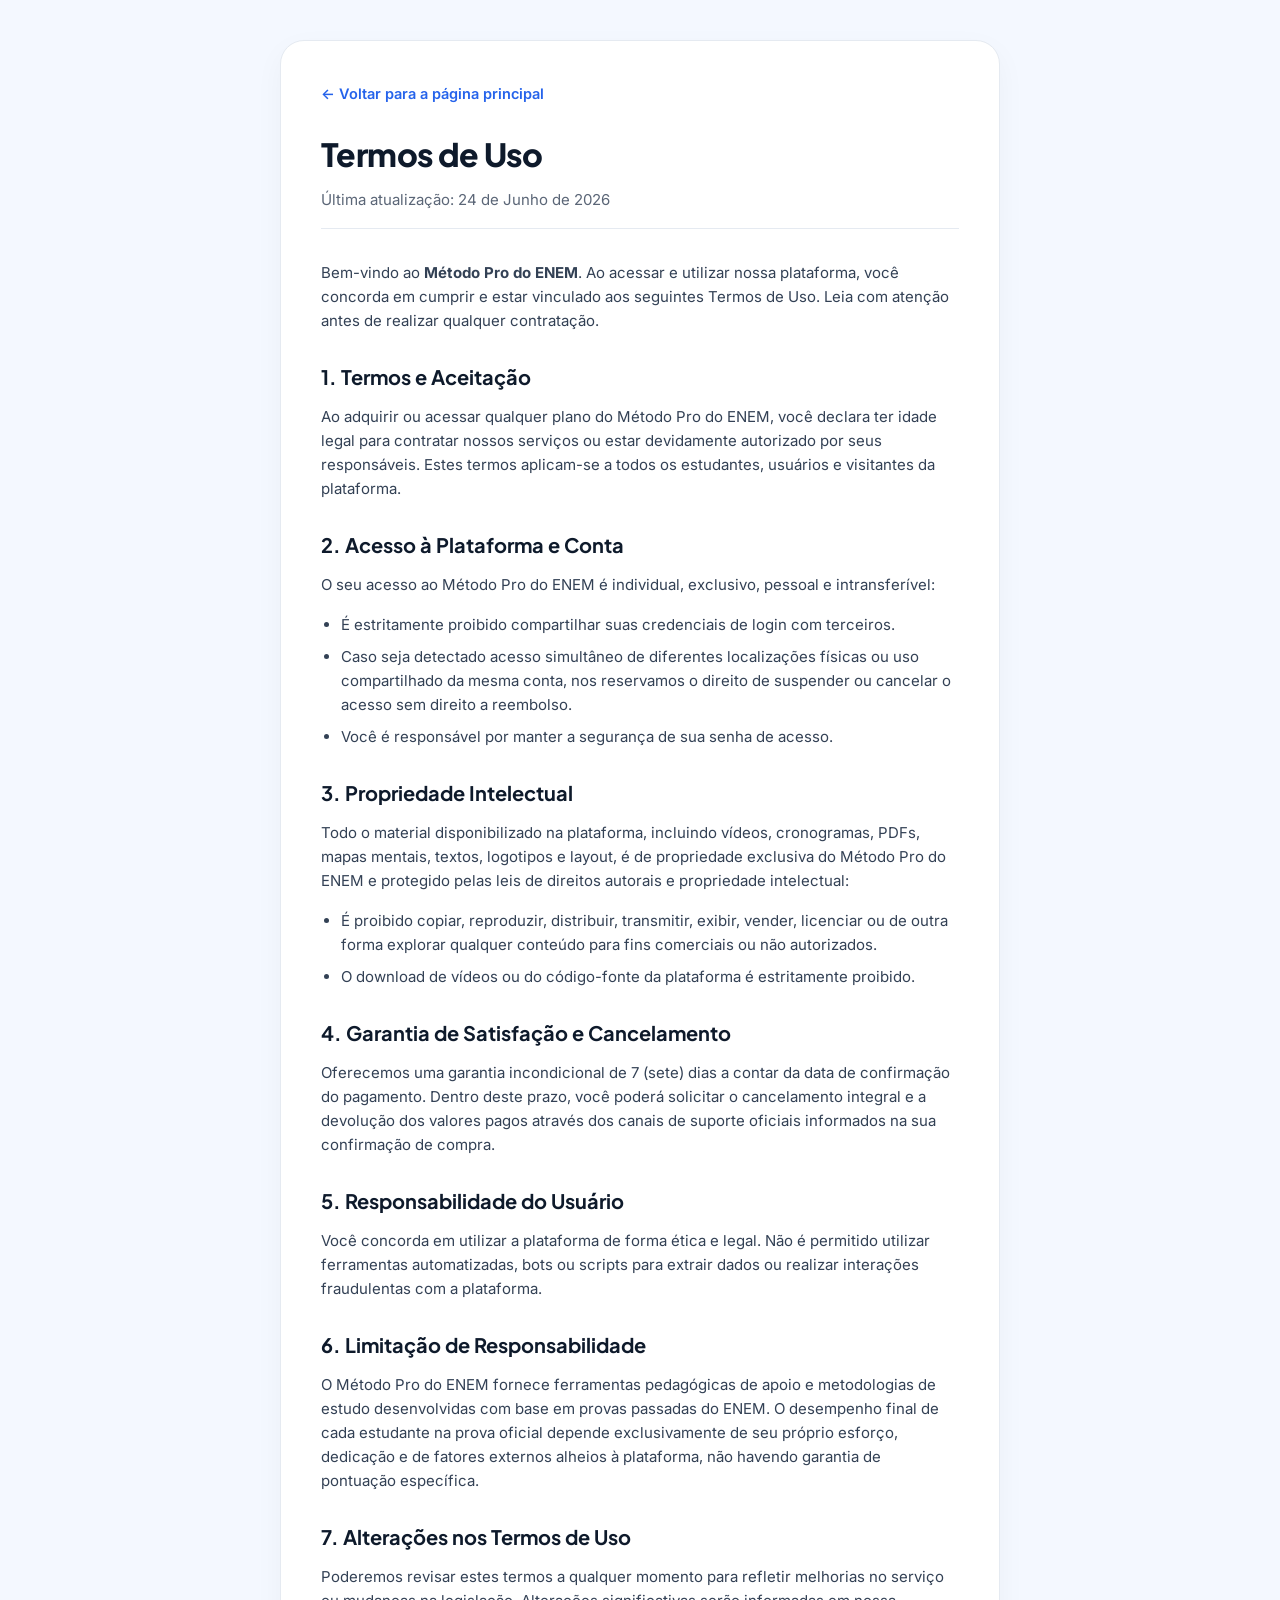
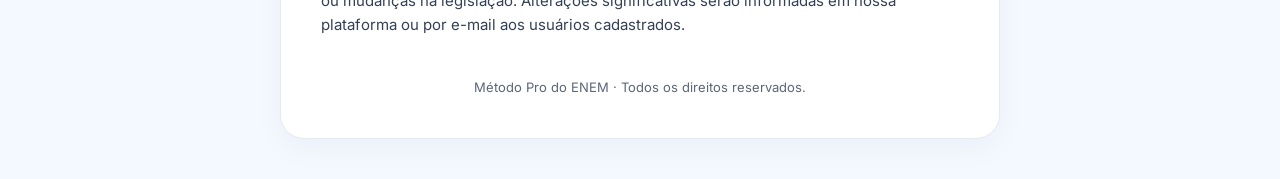
<file: termos.html>
<!doctype html>
<html lang="pt-BR">
<head>
  <meta charset="utf-8">
  <meta name="viewport" content="width=device-width, initial-scale=1">
  <title>Termos de Uso — Método Pro do ENEM</title>

  <!-- Meta Pixel Code -->
  <script>
  !function(f,b,e,v,n,t,s)
  {if(f.fbq)return;n=f.fbq=function(){n.callMethod?
  n.callMethod.apply(n,arguments):n.queue.push(arguments)};
  if(!f._fbq)f._fbq=n;n.push=n;n.loaded=!0;n.version='2.0';
  n.queue=[];t=b.createElement(e);t.async=!0;
  t.src=v;s=b.getElementsByTagName(e)[0];
  s.parentNode.insertBefore(t,s)}(window, document,'script',
  'https://connect.facebook.net/en_US/fbevents.js');
  fbq('init', '1013102888134689');
  fbq('track', 'PageView');
  </script>
  <noscript><img height="1" width="1" style="display:none"
  src="https://www.facebook.com/tr?id=1013102888134689&ev=PageView&noscript=1"
  /></noscript>
  <!-- End Meta Pixel Code -->

  <!-- TikTok Pixel Code Start -->
  <script>
  !function (w, d, t) {
    w.TiktokAnalyticsObject=t;
    var ttq=w[t]=w[t]||[];

    ttq.methods=[
      "page",
      "track",
      "identify",
      "instances",
      "debug",
      "on",
      "off",
      "once",
      "ready",
      "alias",
      "group",
      "enableCookie",
      "disableCookie",
      "holdConsent",
      "revokeConsent",
      "grantConsent"
    ];

    ttq.setAndDefer=function(t,e){
      t[e]=function(){
        t.push([e].concat(Array.prototype.slice.call(arguments,0)));
      };
    };

    for(var i=0;i<ttq.methods.length;i++){
      ttq.setAndDefer(ttq,ttq.methods[i]);
    }

    ttq.instance=function(t){
      for(
        var e=ttq._i[t]||[],
        n=0;
        n<ttq.methods.length;
        n++
      ){
        ttq.setAndDefer(e,ttq.methods[n]);
      }
      return e;
    };

    ttq.load=function(e,n){
      var r="https://analytics.tiktok.com/i18n/pixel/events.js";
      var o=n&&n.partner;

      ttq._i=ttq._i||{};
      ttq._i[e]=[];
      ttq._i[e]._u=r;
      ttq._t=ttq._t||{};
      ttq._t[e]=+new Date;
      ttq._o=ttq._o||{};
      ttq._o[e]=n||{};

      n=document.createElement("script");
      n.type="text/javascript";
      n.async=true;
      n.src=r+"?sdkid="+e+"&lib="+t;

      e=document.getElementsByTagName("script")[0];
      e.parentNode.insertBefore(n,e);
    };

    ttq.load('D8V6PMBC77U6CH9FIFQ0');
    ttq.page();

  }(window, document, 'ttq');
  </script>
  <!-- TikTok Pixel Code End -->

  <link rel="preconnect" href="https://fonts.googleapis.com">
  <link rel="preconnect" href="https://fonts.gstatic.com" crossorigin>
  <link href="https://fonts.googleapis.com/css2?family=Plus+Jakarta+Sans:wght@700;800&family=Inter:wght@400;500;600;700&display=swap" rel="stylesheet">
  <style>
    :root {
      --azul: #2563EB;
      --azul-esc: #1740B0;
      --azul-claro: #EAF1FF;
      --tinta: #0E1A2B;
      --cinza: #5B6677;
      --linha: #E5EAF1;
      --fundo: #F4F8FF;
    }
    * { box-sizing: border-box; }
    body {
      margin: 0;
      padding: 40px 20px;
      background-color: var(--fundo);
      color: var(--tinta);
      font-family: 'Inter', system-ui, sans-serif;
      line-height: 1.6;
      -webkit-font-smoothing: antialiased;
    }
    .container {
      max-width: 720px;
      margin: 0 auto;
      background: #fff;
      border: 1px solid var(--linha);
      border-radius: 24px;
      padding: 40px;
      box-shadow: 0 10px 30px rgba(14,26,43,0.04);
    }
    .back-link {
      display: inline-block;
      margin-bottom: 24px;
      color: var(--azul);
      text-decoration: none;
      font-weight: 600;
      font-size: 14.5px;
      transition: color 0.15s ease;
    }
    .back-link:hover {
      color: var(--azul-esc);
    }
    h1 {
      font-family: 'Plus Jakarta Sans', sans-serif;
      font-size: 32px;
      font-weight: 800;
      letter-spacing: -.6px;
      margin: 0 0 8px 0;
    }
    .subtitle {
      color: var(--cinza);
      font-size: 15px;
      margin-bottom: 32px;
      border-bottom: 1px solid var(--linha);
      padding-bottom: 16px;
    }
    h2 {
      font-family: 'Plus Jakarta Sans', sans-serif;
      font-size: 20px;
      font-weight: 700;
      margin: 28px 0 12px 0;
      color: var(--tinta);
    }
    p, li {
      font-size: 15px;
      color: #334155;
      margin: 0 0 14px 0;
    }
    ul {
      padding-left: 20px;
      margin-bottom: 16px;
    }
    li {
      margin-bottom: 8px;
    }
    footer {
      text-align: center;
      margin-top: 40px;
      font-size: 13px;
      color: var(--cinza);
    }
    @media (max-width: 600px) {
      body {
        padding: 20px 10px;
      }
      .container {
        padding: 24px;
        border-radius: 16px;
      }
      h1 {
        font-size: 26px;
      }
    }
  </style>
</head>
<body>

  <div class="container">
    <a href="index.html" class="back-link">← Voltar para a página principal</a>
    
    <h1>Termos de Uso</h1>
    <div class="subtitle">Última atualização: 24 de Junho de 2026</div>

    <p>Bem-vindo ao <b>Método Pro do ENEM</b>. Ao acessar e utilizar nossa plataforma, você concorda em cumprir e estar vinculado aos seguintes Termos de Uso. Leia com atenção antes de realizar qualquer contratação.</p>

    <h2>1. Termos e Aceitação</h2>
    <p>Ao adquirir ou acessar qualquer plano do Método Pro do ENEM, você declara ter idade legal para contratar nossos serviços ou estar devidamente autorizado por seus responsáveis. Estes termos aplicam-se a todos os estudantes, usuários e visitantes da plataforma.</p>

    <h2>2. Acesso à Plataforma e Conta</h2>
    <p>O seu acesso ao Método Pro do ENEM é individual, exclusivo, pessoal e intransferível:</p>
    <ul>
      <li>É estritamente proibido compartilhar suas credenciais de login com terceiros.</li>
      <li>Caso seja detectado acesso simultâneo de diferentes localizações físicas ou uso compartilhado da mesma conta, nos reservamos o direito de suspender ou cancelar o acesso sem direito a reembolso.</li>
      <li>Você é responsável por manter a segurança de sua senha de acesso.</li>
    </ul>

    <h2>3. Propriedade Intelectual</h2>
    <p>Todo o material disponibilizado na plataforma, incluindo vídeos, cronogramas, PDFs, mapas mentais, textos, logotipos e layout, é de propriedade exclusiva do Método Pro do ENEM e protegido pelas leis de direitos autorais e propriedade intelectual:</p>
    <ul>
      <li>É proibido copiar, reproduzir, distribuir, transmitir, exibir, vender, licenciar ou de outra forma explorar qualquer conteúdo para fins comerciais ou não autorizados.</li>
      <li>O download de vídeos ou do código-fonte da plataforma é estritamente proibido.</li>
    </ul>

    <h2>4. Garantia de Satisfação e Cancelamento</h2>
    <p>Oferecemos uma garantia incondicional de 7 (sete) dias a contar da data de confirmação do pagamento. Dentro deste prazo, você poderá solicitar o cancelamento integral e a devolução dos valores pagos através dos canais de suporte oficiais informados na sua confirmação de compra.</p>

    <h2>5. Responsabilidade do Usuário</h2>
    <p>Você concorda em utilizar a plataforma de forma ética e legal. Não é permitido utilizar ferramentas automatizadas, bots ou scripts para extrair dados ou realizar interações fraudulentas com a plataforma.</p>

    <h2>6. Limitação de Responsabilidade</h2>
    <p>O Método Pro do ENEM fornece ferramentas pedagógicas de apoio e metodologias de estudo desenvolvidas com base em provas passadas do ENEM. O desempenho final de cada estudante na prova oficial depende exclusivamente de seu próprio esforço, dedicação e de fatores externos alheios à plataforma, não havendo garantia de pontuação específica.</p>

    <h2>7. Alterações nos Termos de Uso</h2>
    <p>Poderemos revisar estes termos a qualquer momento para refletir melhorias no serviço ou mudanças na legislação. Alterações significativas serão informadas em nossa plataforma ou por e-mail aos usuários cadastrados.</p>

    <footer>
      Método Pro do ENEM · Todos os direitos reservados.
    </footer>
  </div>

</body>
</html>
</file>
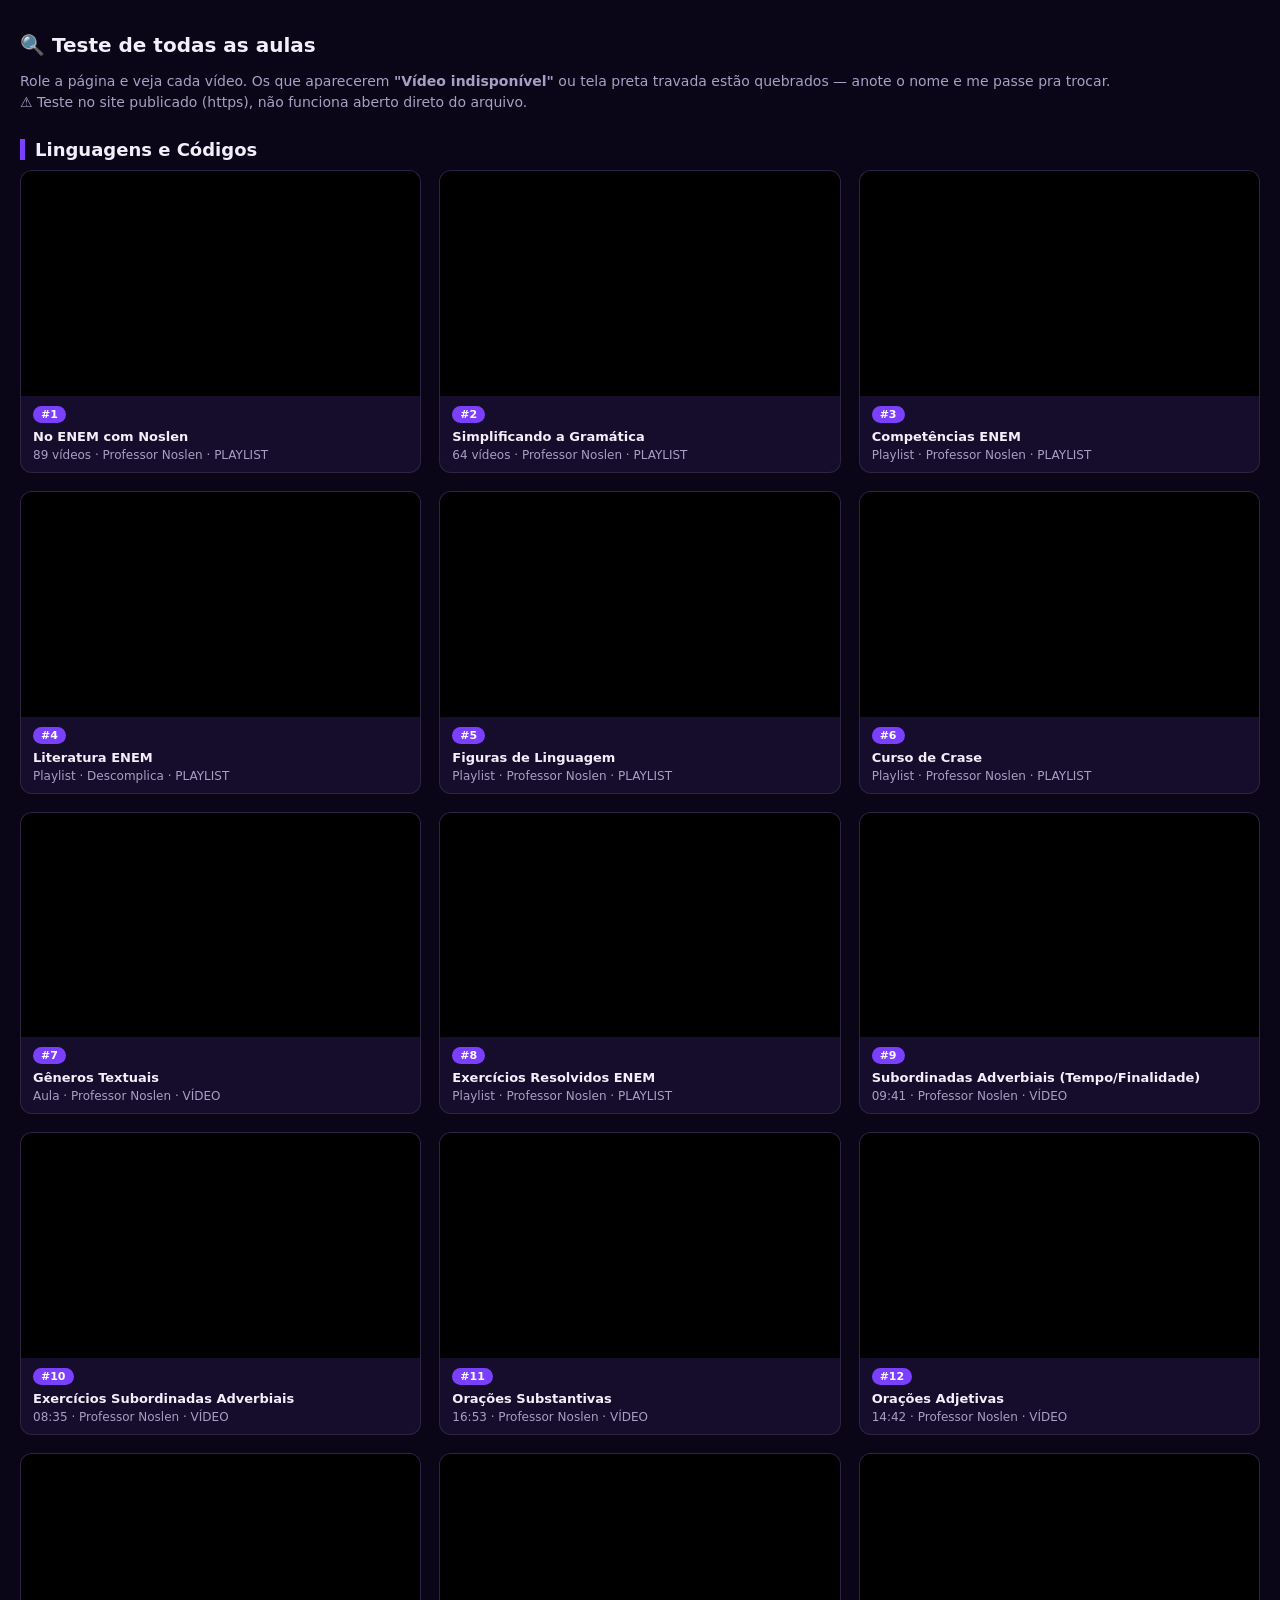
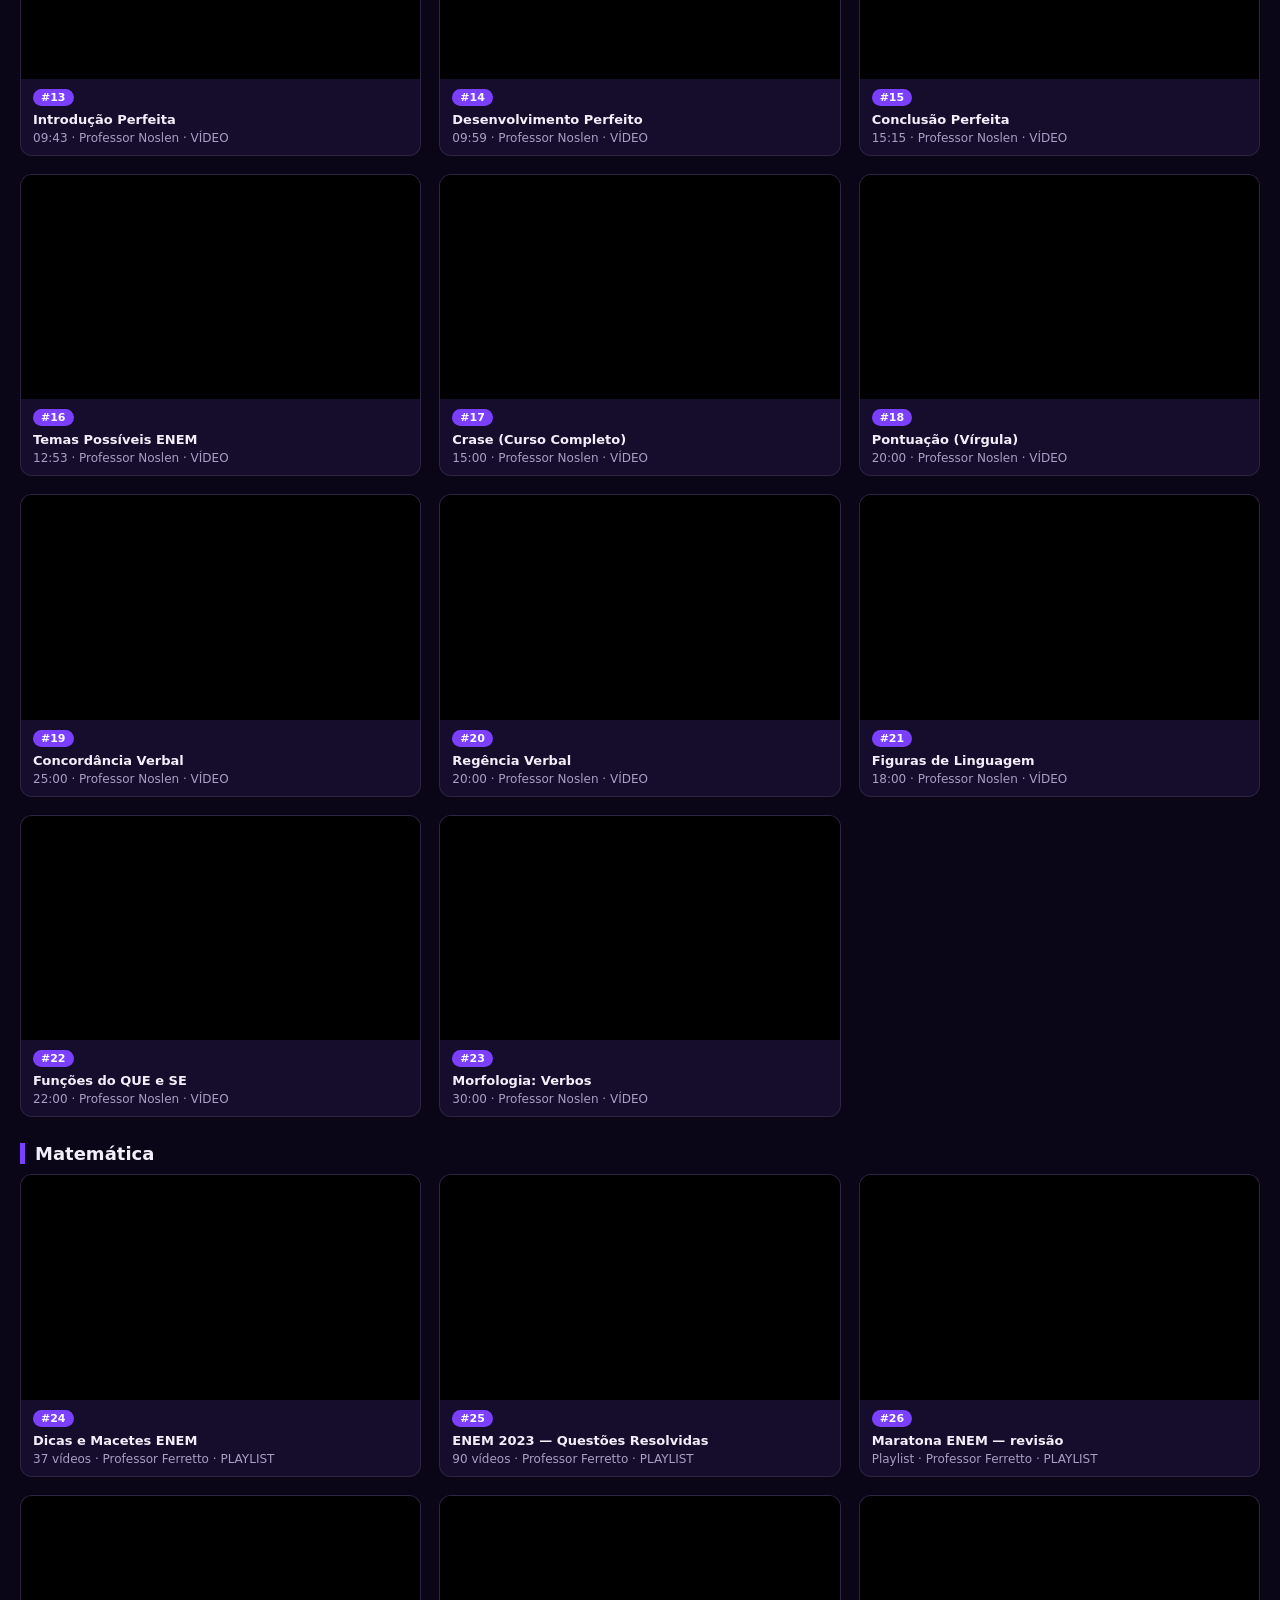
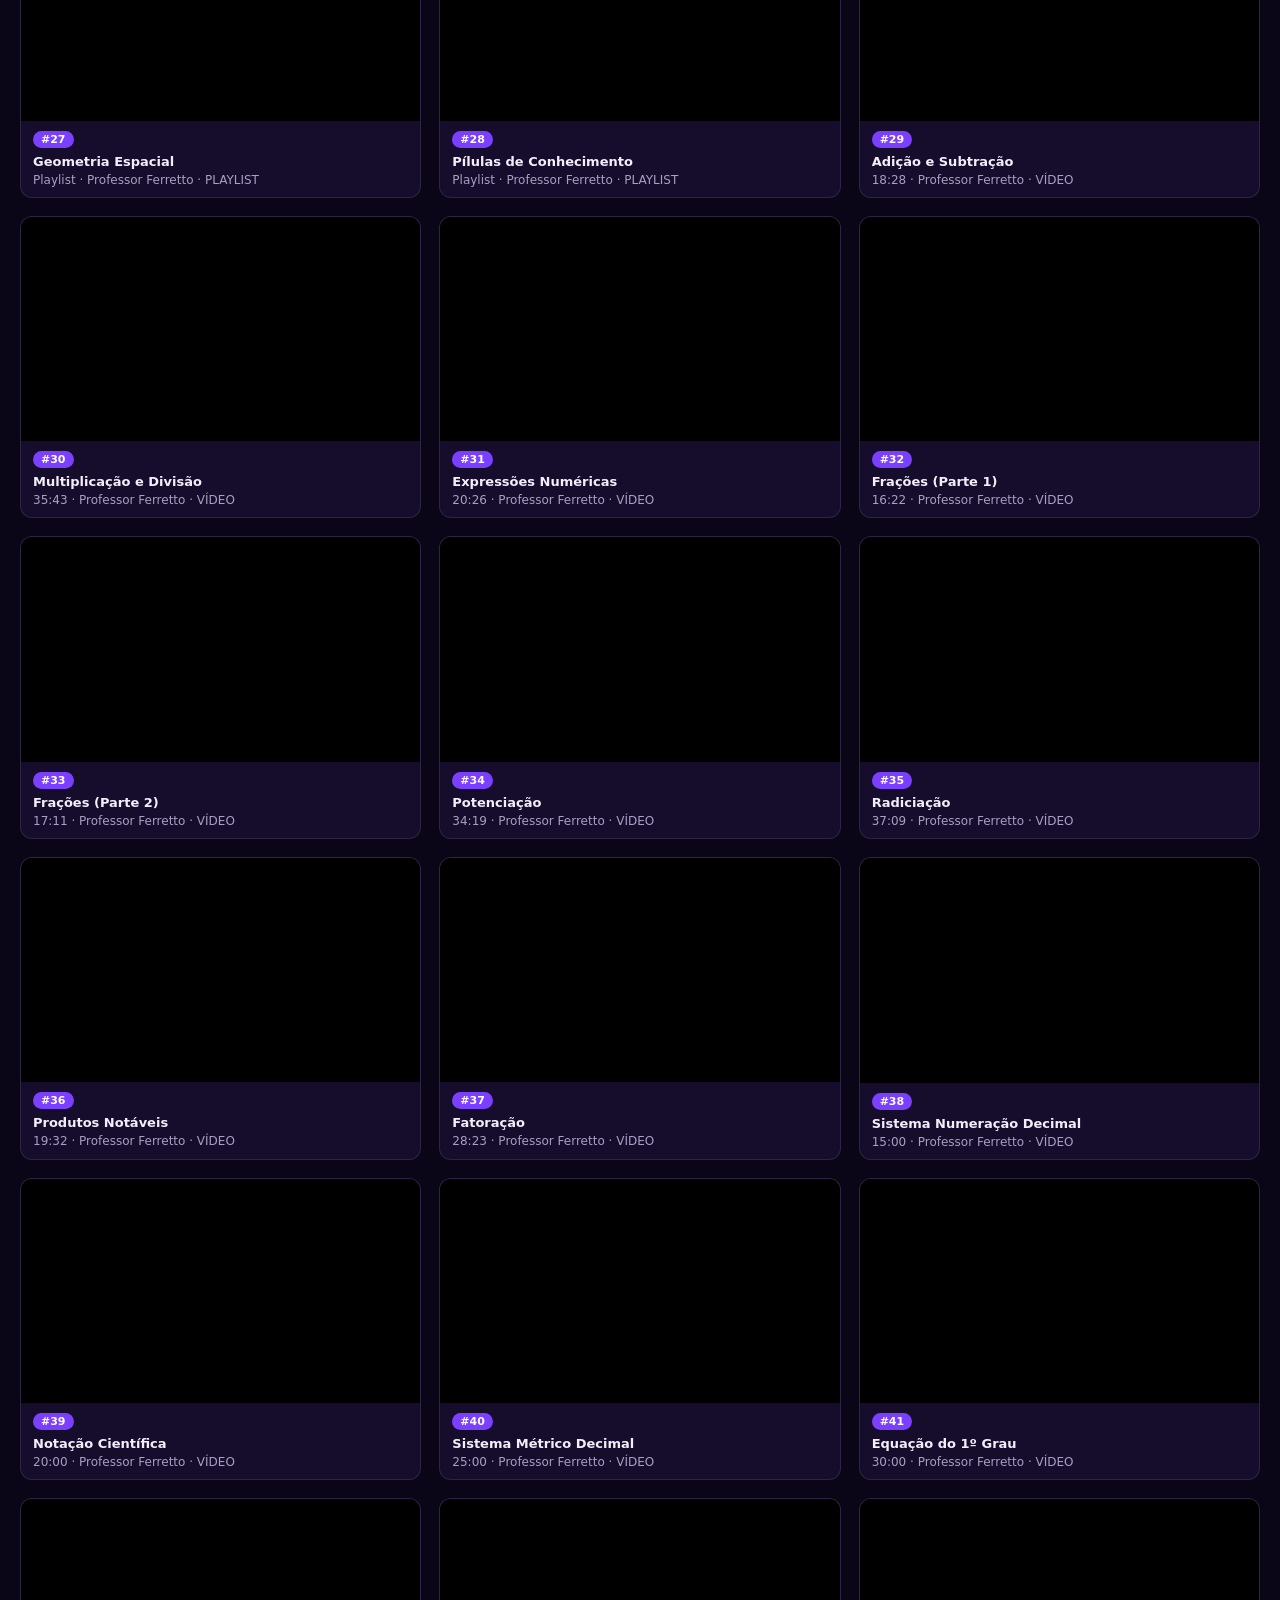
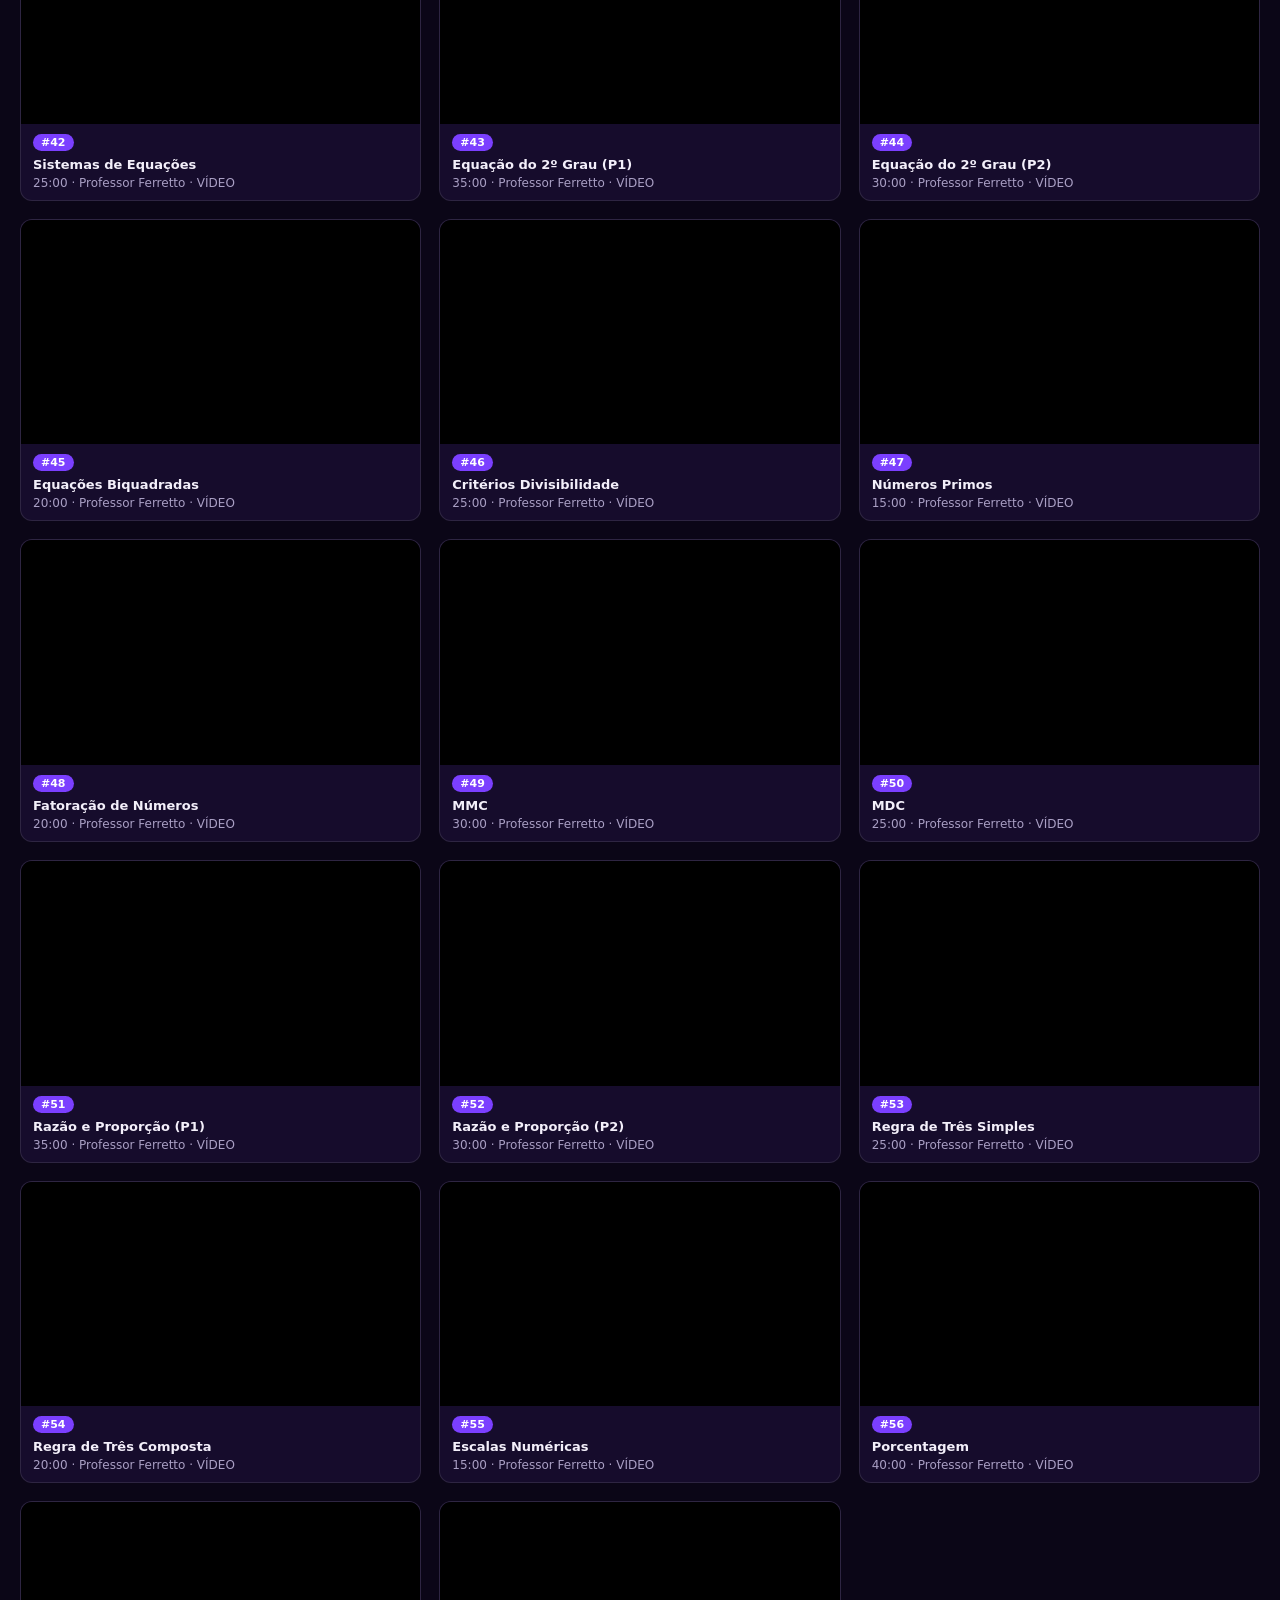
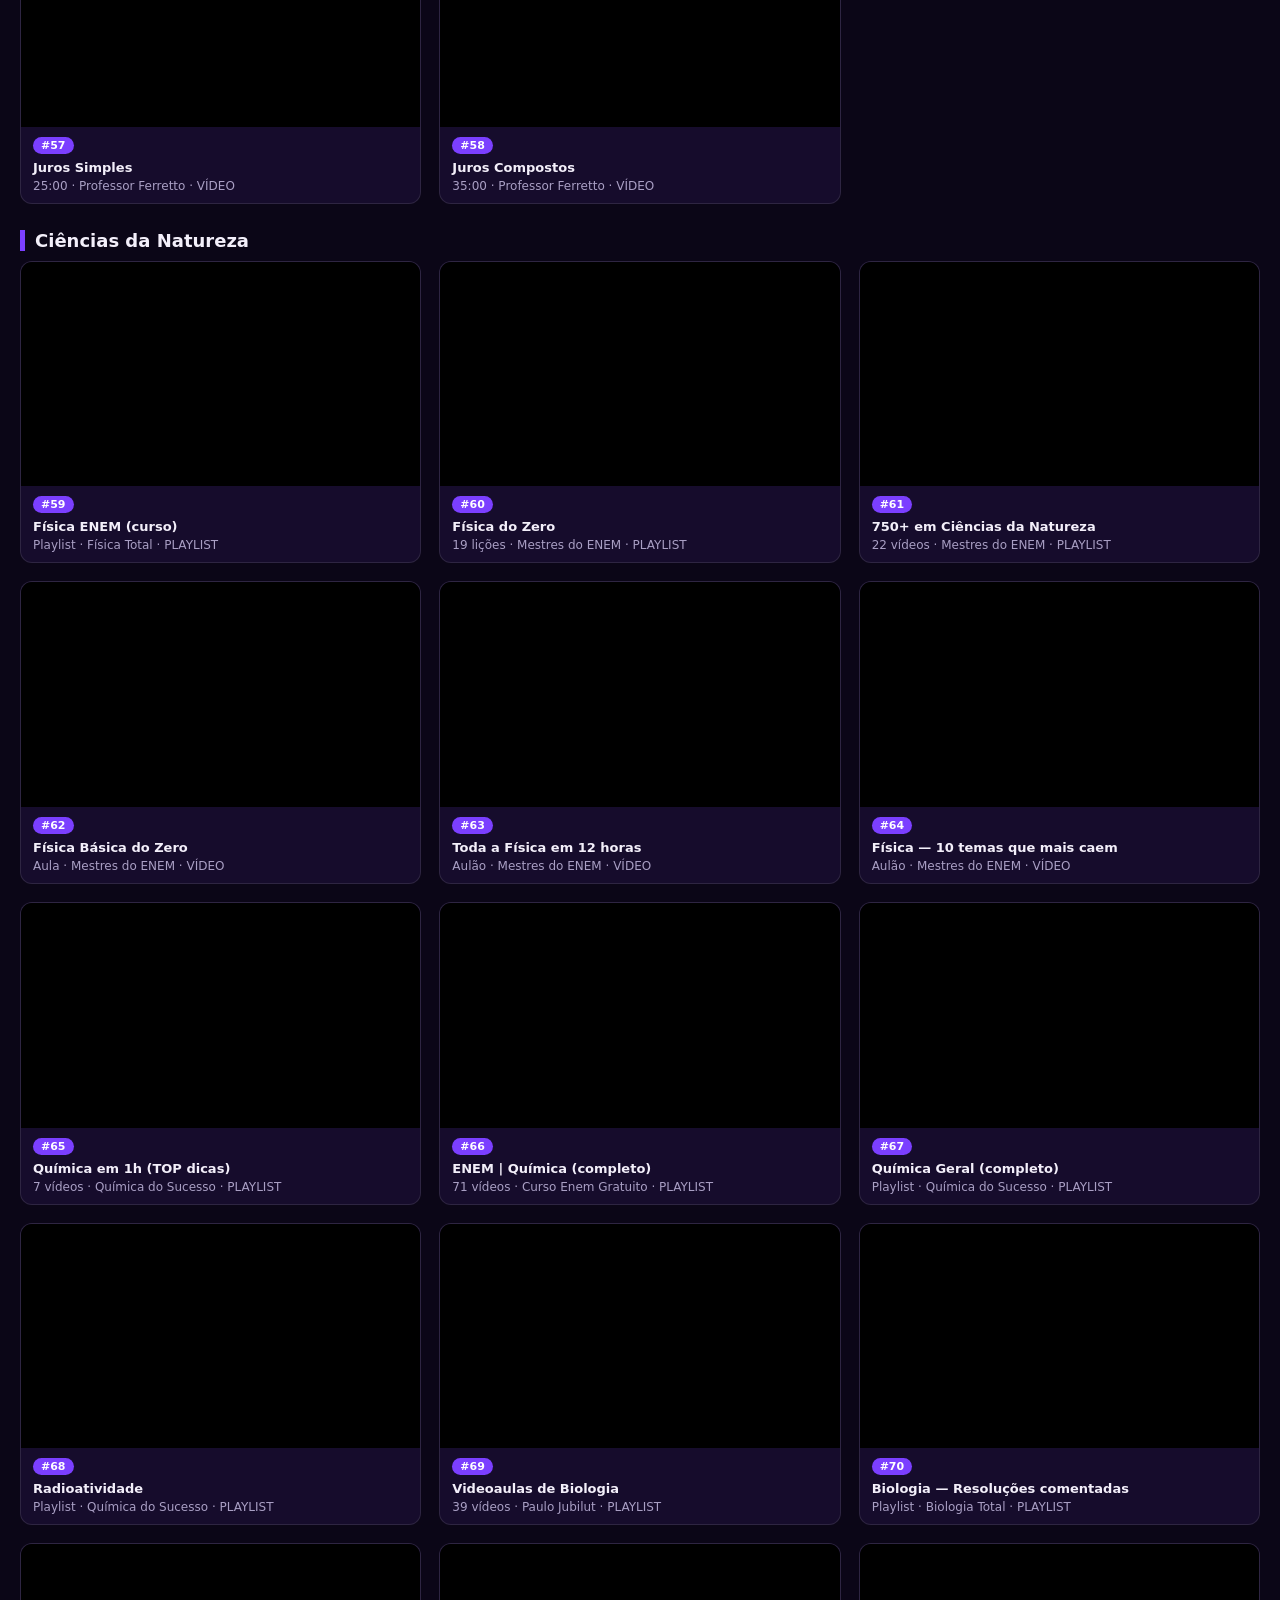
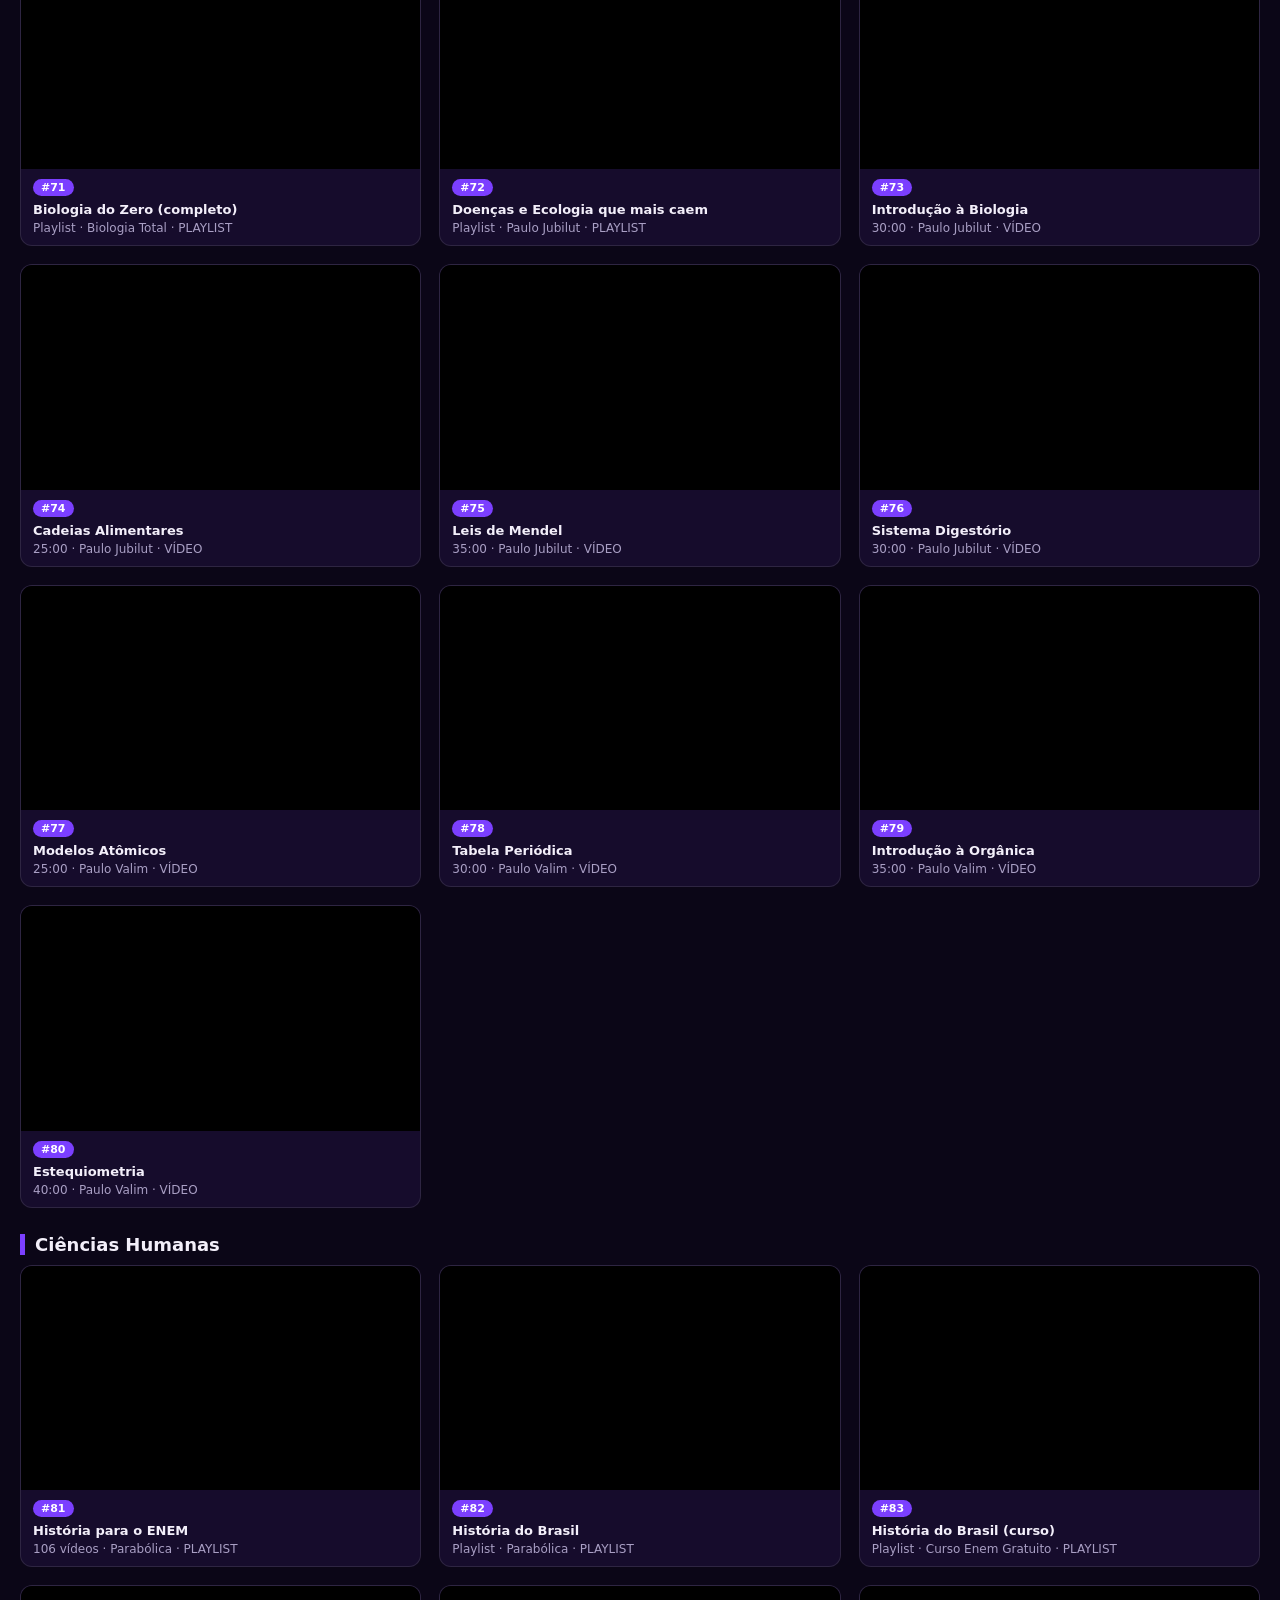
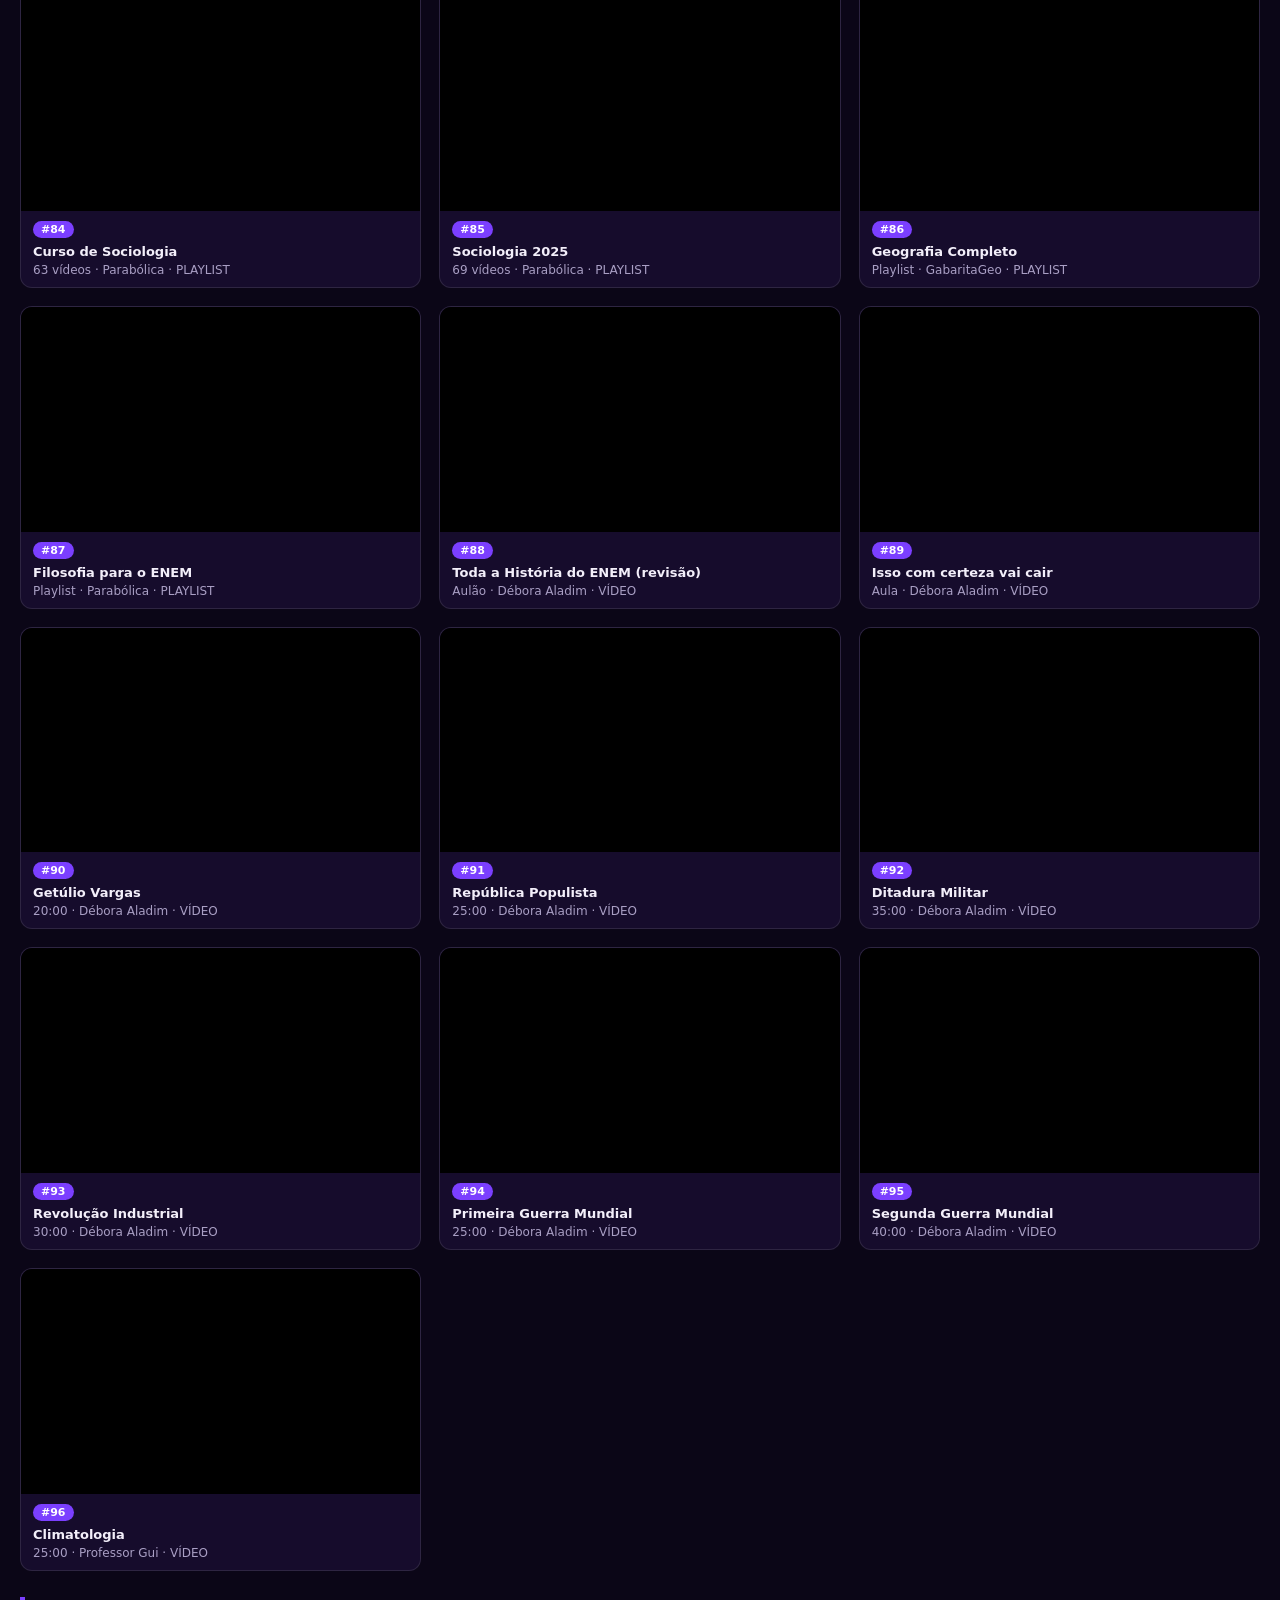
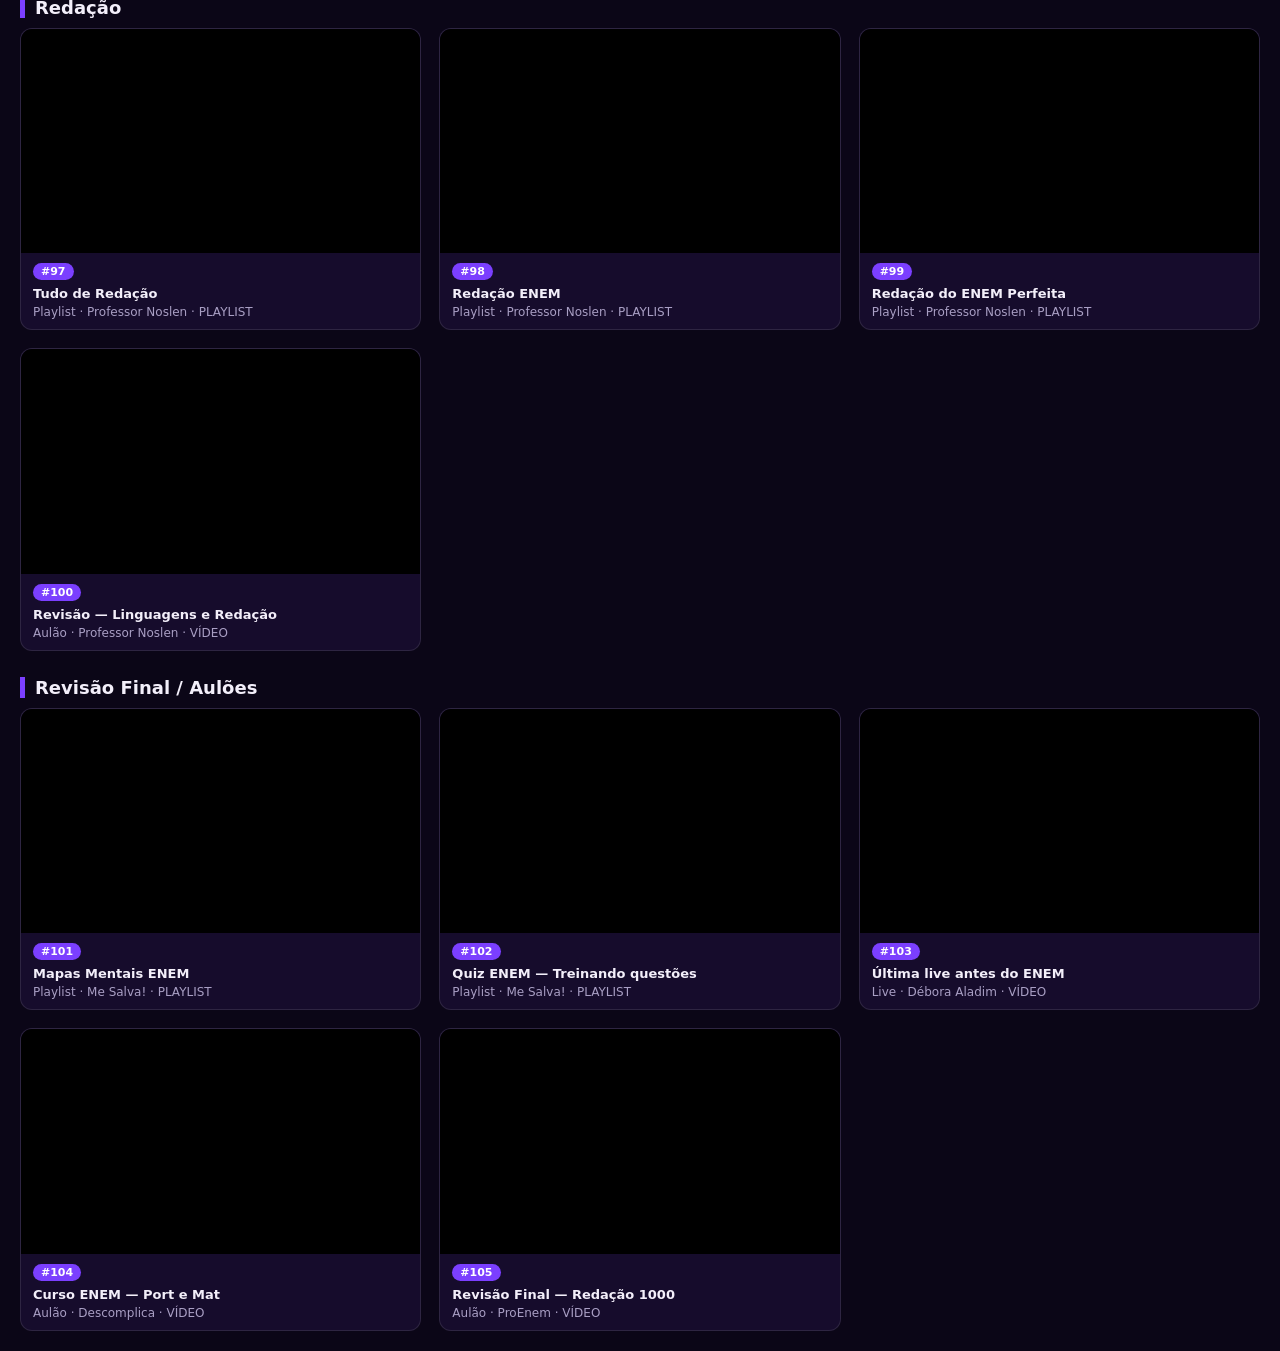
<file: teste-playlists.html>
<!doctype html>
<html lang="pt-BR"><head><meta charset="utf-8"><meta name="viewport" content="width=device-width, initial-scale=1">
<title>TESTE de Playlists — Pro do ENEM</title>
<style>
body{margin:0;background:#0B0617;color:#F3EFFA;font-family:system-ui,sans-serif;padding:20px}
h1{font-size:20px} .info{color:#A99FC4;font-size:14px;margin-bottom:20px;line-height:1.5}
.materia{margin:26px 0 10px;font-size:18px;font-weight:800;border-left:5px solid #7B3FFF;padding-left:10px}
.grid{display:grid;grid-template-columns:repeat(auto-fill,minmax(320px,1fr));gap:18px}
.item{background:#160C2C;border:1px solid rgba(255,255,255,.1);border-radius:12px;overflow:hidden}
.item .vid{aspect-ratio:16/9;background:#000}
.item iframe{width:100%;height:100%;border:0;display:block}
.item .lbl{padding:10px 12px;font-size:13px}
.item .lbl b{display:block;margin-bottom:3px}
.item .lbl .c{color:#A99FC4;font-size:12px}
.num{display:inline-block;background:#7B3FFF;color:#fff;font-size:11px;font-weight:700;padding:2px 8px;border-radius:99px;margin-bottom:6px}
</style></head><body>
<h1>🔍 Teste de todas as aulas</h1>
<p class="info">Role a página e veja cada vídeo. Os que aparecerem <b>"Vídeo indisponível"</b> ou tela preta travada estão quebrados — anote o nome e me passe pra trocar.<br>⚠️ Teste no site publicado (https), não funciona aberto direto do arquivo.</p>
<div id="app"></div>
<script>
const CURSO = {
  materias: [
    { id:"linguagens", nome:"Linguagens e Códigos", cor:"#E11D48", aulas:[
      { titulo:"No ENEM com Noslen", canal:"Professor Noslen", dur:"89 vídeos", list:"PLVyIxkvuIqxoW6YdJXPU6j8ROqfEd7Hmi" },
      { titulo:"Simplificando a Gramática", canal:"Professor Noslen", dur:"64 vídeos", list:"PLVyIxkvuIqxr0qdFNkzivFbP6B4BSkPyC" },
      { titulo:"Competências ENEM", canal:"Professor Noslen", dur:"Playlist", list:"PLVyIxkvuIqxoySveaq4KmVHtZoWozyyzM" },
      { titulo:"Literatura ENEM", canal:"Descomplica", dur:"Playlist", list:"PLgIWHtlPYF81Re7G1r73aw1Z-NI5wGJ5Y" },
      { titulo:"Figuras de Linguagem", canal:"Professor Noslen", dur:"Playlist", list:"PLVyIxkvuIqxoapwhijYMdYSu9rhp7Wonn" },
      { titulo:"Curso de Crase", canal:"Professor Noslen", dur:"Playlist", list:"PLVyIxkvuIqxqRz6fFI4BKFcoN3gJXwn7O" },
      { titulo:"Gêneros Textuais", canal:"Professor Noslen", dur:"Aula", yt:"51Vj6uzsdaA" },
      { titulo:"Exercícios Resolvidos ENEM", canal:"Professor Noslen", dur:"Playlist", list:"PLVyIxkvuIqxrt4sPt4CB26mqH3vPe4AVF" },
      {"titulo": "Subordinadas Adverbiais (Tempo/Finalidade)", "canal": "Professor Noslen", "dur": "09:41", "yt": "xV3bh6UPyi0"},
      {"titulo": "Exercícios Subordinadas Adverbiais", "canal": "Professor Noslen", "dur": "08:35", "yt": "JrFCoHYXpeg"},
      {"titulo": "Orações Substantivas", "canal": "Professor Noslen", "dur": "16:53", "yt": "_kzTFOzf-_w"},
      {"titulo": "Orações Adjetivas", "canal": "Professor Noslen", "dur": "14:42", "yt": "HQcPjCQ72bo"},
      {"titulo": "Introdução Perfeita", "canal": "Professor Noslen", "dur": "09:43", "yt": "WfP2bl5xb5E"},
      {"titulo": "Desenvolvimento Perfeito", "canal": "Professor Noslen", "dur": "09:59", "yt": "tDwcYr_-j0g"},
      {"titulo": "Conclusão Perfeita", "canal": "Professor Noslen", "dur": "15:15", "yt": "LcTBcoKjk7U"},
      {"titulo": "Temas Possíveis ENEM", "canal": "Professor Noslen", "dur": "12:53", "yt": "LRTGZveu79I"},
      {"titulo": "Crase (Curso Completo)", "canal": "Professor Noslen", "dur": "15:00", "yt": "puLCZENINlw"},
      {"titulo": "Pontuação (Vírgula)", "canal": "Professor Noslen", "dur": "20:00", "yt": "9tdpcfdr244"},
      {"titulo": "Concordância Verbal", "canal": "Professor Noslen", "dur": "25:00", "yt": "4ZJnTqTk4_Y"},
      {"titulo": "Regência Verbal", "canal": "Professor Noslen", "dur": "20:00", "yt": "B0EgJVneeGE"},
      {"titulo": "Figuras de Linguagem", "canal": "Professor Noslen", "dur": "18:00", "yt": "n0e75nRstcU"},
      {"titulo": "Funções do QUE e SE", "canal": "Professor Noslen", "dur": "22:00", "yt": "VSQYJo5TbCA"},
      {"titulo": "Morfologia: Verbos", "canal": "Professor Noslen", "dur": "30:00", "yt": "T8MB4vzTAv4"}
    ]},
    { id:"matematica", nome:"Matemática", cor:"#2563EB", aulas:[
      { titulo:"Dicas e Macetes ENEM", canal:"Professor Ferretto", dur:"37 vídeos", list:"PLTPg64KdGgYjb2GvL5cmV6GqwRG5p52pc" },
      { titulo:"ENEM 2023 — Questões Resolvidas", canal:"Professor Ferretto", dur:"90 vídeos", list:"PLTPg64KdGgYiJMc9Ho1wjo5piQiVDp0FL" },
      { titulo:"Maratona ENEM — revisão", canal:"Professor Ferretto", dur:"Playlist", list:"PLTPg64KdGgYj8gSp5IsMA3nZf6YJnWJDJ" },
      { titulo:"Geometria Espacial", canal:"Professor Ferretto", dur:"Playlist", list:"PLTPg64KdGgYhFc07ntMRv3kufYGOA4Hi-" },
      { titulo:"Pílulas de Conhecimento", canal:"Professor Ferretto", dur:"Playlist", list:"PLTPg64KdGgYj35vANZSW62NyHyufByNCo" },
      {"titulo": "Adição e Subtração", "canal": "Professor Ferretto", "dur": "18:28", "yt": "e78_5WIssSU"},
      {"titulo": "Multiplicação e Divisão", "canal": "Professor Ferretto", "dur": "35:43", "yt": "BhDm2qGy780"},
      {"titulo": "Expressões Numéricas", "canal": "Professor Ferretto", "dur": "20:26", "yt": "YJyY6A_MOQc"},
      {"titulo": "Frações (Parte 1)", "canal": "Professor Ferretto", "dur": "16:22", "yt": "SgJpB78R7x0"},
      {"titulo": "Frações (Parte 2)", "canal": "Professor Ferretto", "dur": "17:11", "yt": "SgJpB78R7x0"},
      {"titulo": "Potenciação", "canal": "Professor Ferretto", "dur": "34:19", "yt": "4Vfw1XiHTpM"},
      {"titulo": "Radiciação", "canal": "Professor Ferretto", "dur": "37:09", "yt": "QmIjZgKhAEo"},
      {"titulo": "Produtos Notáveis", "canal": "Professor Ferretto", "dur": "19:32", "yt": "_3YQvVKbqn0"},
      {"titulo": "Fatoração", "canal": "Professor Ferretto", "dur": "28:23", "yt": "3amBZupsIdc"},
      {"titulo": "Sistema Numeração Decimal", "canal": "Professor Ferretto", "dur": "15:00", "yt": "Jf0sA3wBqXE"},
      {"titulo": "Notação Científica", "canal": "Professor Ferretto", "dur": "20:00", "yt": "GPTxrh_mhow"},
      {"titulo": "Sistema Métrico Decimal", "canal": "Professor Ferretto", "dur": "25:00", "yt": "epFmO0M8gDk"},
      {"titulo": "Equação do 1º Grau", "canal": "Professor Ferretto", "dur": "30:00", "yt": "Tu08PYjt-2Q"},
      {"titulo": "Sistemas de Equações", "canal": "Professor Ferretto", "dur": "25:00", "yt": "oT4k6bhB4Dk"},
      {"titulo": "Equação do 2º Grau (P1)", "canal": "Professor Ferretto", "dur": "35:00", "yt": "toAaUBwitFE"},
      {"titulo": "Equação do 2º Grau (P2)", "canal": "Professor Ferretto", "dur": "30:00", "yt": "qYQllsg8ka8"},
      {"titulo": "Equações Biquadradas", "canal": "Professor Ferretto", "dur": "20:00", "yt": "YEaQDJeADTg"},
      {"titulo": "Critérios Divisibilidade", "canal": "Professor Ferretto", "dur": "25:00", "yt": "6YnChMLDcos"},
      {"titulo": "Números Primos", "canal": "Professor Ferretto", "dur": "15:00", "yt": "MrHhUUnOtPc"},
      {"titulo": "Fatoração de Números", "canal": "Professor Ferretto", "dur": "20:00", "yt": "kjg8a41wwjQ"},
      {"titulo": "MMC", "canal": "Professor Ferretto", "dur": "30:00", "yt": "QCMUMufcK5M"},
      {"titulo": "MDC", "canal": "Professor Ferretto", "dur": "25:00", "yt": "NWtwEm8M2qw"},
      {"titulo": "Razão e Proporção (P1)", "canal": "Professor Ferretto", "dur": "35:00", "yt": "uIulBEk8gcM"},
      {"titulo": "Razão e Proporção (P2)", "canal": "Professor Ferretto", "dur": "30:00", "yt": "6Dsta1eZ1BA"},
      {"titulo": "Regra de Três Simples", "canal": "Professor Ferretto", "dur": "25:00", "yt": "alLifth7gxE"},
      {"titulo": "Regra de Três Composta", "canal": "Professor Ferretto", "dur": "20:00", "yt": "buYey1YGJhA"},
      {"titulo": "Escalas Numéricas", "canal": "Professor Ferretto", "dur": "15:00", "yt": "qrix-SCMvjA"},
      {"titulo": "Porcentagem", "canal": "Professor Ferretto", "dur": "40:00", "yt": "CERiIwParX4"},
      {"titulo": "Juros Simples", "canal": "Professor Ferretto", "dur": "25:00", "yt": "N27xZJj1m-4"},
      {"titulo": "Juros Compostos", "canal": "Professor Ferretto", "dur": "35:00", "yt": "790S9GR5bWU"}
    ]},
    { id:"natureza", nome:"Ciências da Natureza", cor:"#16A34A", aulas:[
      { titulo:"Física ENEM (curso)", canal:"Física Total", dur:"Playlist", list:"PLu_gVuwI17I-s-1Tl16-mVUwVo1-06SX4" },
      { titulo:"Física do Zero", canal:"Mestres do ENEM", dur:"19 lições", list:"PL8Sb1J47vKz6YDhzxYiVDZWFAuAHs6_rp" },
      { titulo:"750+ em Ciências da Natureza", canal:"Mestres do ENEM", dur:"22 vídeos", list:"PL8Sb1J47vKz5vvRoRhaXGiK37-rbhz2ak" },
      { titulo:"Física Básica do Zero", canal:"Mestres do ENEM", dur:"Aula", yt:"L0tDWm8QfCU" },
      { titulo:"Toda a Física em 12 horas", canal:"Mestres do ENEM", dur:"Aulão", yt:"M58XvuZ4Zy8" },
      { titulo:"Física — 10 temas que mais caem", canal:"Mestres do ENEM", dur:"Aulão", yt:"hxciSW_B8Hw" },
      { titulo:"Química em 1h (TOP dicas)", canal:"Química do Sucesso", dur:"7 vídeos", list:"PLyLiYLybj4m0HCP8a7fK1dbmgZgrZvC2-" },
      { titulo:"ENEM | Química (completo)", canal:"Curso Enem Gratuito", dur:"71 vídeos", list:"PL8vXuI6zmpdj_YFEHTaBDccdSCC1LVNH0" },
      { titulo:"Química Geral (completo)", canal:"Química do Sucesso", dur:"Playlist", list:"PLyLiYLybj4m3yRHPWgdiLwCNY3l8wtYnw" },
      { titulo:"Radioatividade", canal:"Química do Sucesso", dur:"Playlist", list:"PLyLiYLybj4m3p2CRbPlDThiMIRgBhgml-" },
      { titulo:"Videoaulas de Biologia", canal:"Paulo Jubilut", dur:"39 vídeos", list:"PLXXIkklJqmKn8tv__SljfEOVV2DFJRgvI" },
      { titulo:"Biologia — Resoluções comentadas", canal:"Biologia Total", dur:"Playlist", list:"PLBeDi4xHURWFZef01qSpGX1-yHQguJhp6" },
      { titulo:"Biologia do Zero (completo)", canal:"Biologia Total", dur:"Playlist", list:"PL8Sb1J47vKz6CAVoJA-J3UCrhBT0HJbX4" },
      { titulo:"Doenças e Ecologia que mais caem", canal:"Paulo Jubilut", dur:"Playlist", list:"PLXXIkklJqmKmvWMS8-Tsr85ZWQlGKVtQW" },
      {"titulo": "Introdução à Biologia", "canal": "Paulo Jubilut", "dur": "30:00", "yt": "IYhoJRyzijg"},
      {"titulo": "Cadeias Alimentares", "canal": "Paulo Jubilut", "dur": "25:00", "yt": "9cOQZGRbJYI"},
      {"titulo": "Leis de Mendel", "canal": "Paulo Jubilut", "dur": "35:00", "yt": "4c3bEWWvA9c"},
      {"titulo": "Sistema Digestório", "canal": "Paulo Jubilut", "dur": "30:00", "yt": "HuX4YySqRmg"},
      {"titulo": "Modelos Atômicos", "canal": "Paulo Valim", "dur": "25:00", "yt": "Xms9TlrWOaQ"},
      {"titulo": "Tabela Periódica", "canal": "Paulo Valim", "dur": "30:00", "yt": "DZJMSTpC1kY"},
      {"titulo": "Introdução à Orgânica", "canal": "Paulo Valim", "dur": "35:00", "yt": "nq6WuHFmPsQ"},
      {"titulo": "Estequiometria", "canal": "Paulo Valim", "dur": "40:00", "yt": "cQUfUtHpuos"}
    ]},
    { id:"humanas", nome:"Ciências Humanas", cor:"#EA580C", aulas:[
      { titulo:"História para o ENEM", canal:"Parabólica", dur:"106 vídeos", list:"PLMra4G0-Z7pMYLE-D-ptnHt1IW_Y1hn8H" },
      { titulo:"História do Brasil", canal:"Parabólica", dur:"Playlist", list:"PLMra4G0-Z7pPPztK7F69zHzpzAtaHEnJ5" },
      { titulo:"História do Brasil (curso)", canal:"Curso Enem Gratuito", dur:"Playlist", list:"PLQVUQftDIJQH8qKoQP7vlSR2awzAlFpZR" },
      { titulo:"Curso de Sociologia", canal:"Parabólica", dur:"63 vídeos", list:"PLMra4G0-Z7pMnBecUK6b8VpwDceBI7xcE" },
      { titulo:"Sociologia 2025", canal:"Parabólica", dur:"69 vídeos", list:"PLMra4G0-Z7pPzFof8g0i3k39DThQkWNxL" },
      { titulo:"Geografia Completo", canal:"GabaritaGeo", dur:"Playlist", list:"PLh-pzm2_vyyzF-OzP4Ef9P0eSotSk-dmC" },
      { titulo:"Filosofia para o ENEM", canal:"Parabólica", dur:"Playlist", list:"PLMra4G0-Z7pOBZjKCxen5cRa6iUMAdYKh" },
      { titulo:"Toda a História do ENEM (revisão)", canal:"Débora Aladim", dur:"Aulão", yt:"cuHddXfinDE" },
      { titulo:"Isso com certeza vai cair", canal:"Débora Aladim", dur:"Aula", yt:"2OuqD5qOUlo" },
      {"titulo": "Getúlio Vargas", "canal": "Débora Aladim", "dur": "20:00", "yt": "jQU6Ojetq8M"},
      {"titulo": "República Populista", "canal": "Débora Aladim", "dur": "25:00", "yt": "ZWSA4Dbmlnc"},
      {"titulo": "Ditadura Militar", "canal": "Débora Aladim", "dur": "35:00", "yt": "0A8fvJKzhcc"},
      {"titulo": "Revolução Industrial", "canal": "Débora Aladim", "dur": "30:00", "yt": "t6nJNv-pNr8"},
      {"titulo": "Primeira Guerra Mundial", "canal": "Débora Aladim", "dur": "25:00", "yt": "EEOYAN2CWwM"},
      {"titulo": "Segunda Guerra Mundial", "canal": "Débora Aladim", "dur": "40:00", "yt": "75eeykQFbdU"},
      {"titulo": "Climatologia", "canal": "Professor Gui", "dur": "25:00", "yt": "5pdA46HUcmY"}
    ]},
    { id:"redacao", nome:"Redação", cor:"#7B3FFF", aulas:[
      { titulo:"Tudo de Redação", canal:"Professor Noslen", dur:"Playlist", list:"PLVyIxkvuIqxowrHHXhzfuBcEjNTNVhUMH" },
      { titulo:"Redação ENEM", canal:"Professor Noslen", dur:"Playlist", list:"PLVyIxkvuIqxq5YlKcgT2LXkBPKx2GvPbE" },
      { titulo:"Redação do ENEM Perfeita", canal:"Professor Noslen", dur:"Playlist", list:"PLVyIxkvuIqxoQSzyImvoNSbBhs1zb_6GS" },
      { titulo:"Revisão — Linguagens e Redação", canal:"Professor Noslen", dur:"Aulão", yt:"wSTuQIFBW7o" }
    ]},
    { id:"revisao", nome:"Revisão Final / Aulões", cor:"#DC2626", aulas:[
      { titulo:"Mapas Mentais ENEM", canal:"Me Salva!", dur:"Playlist", list:"PLf1lowbdbFIB7lokL4dFzWu1vkLvelOiI" },
      { titulo:"Quiz ENEM — Treinando questões", canal:"Me Salva!", dur:"Playlist", list:"PLf1lowbdbFIB5ns8aBsEkg_eo3HlRD0op" },
      { titulo:"Última live antes do ENEM", canal:"Débora Aladim", dur:"Live", yt:"dj0-6J2KDas" },
      { titulo:"Curso ENEM — Port e Mat", canal:"Descomplica", dur:"Aulão", yt:"24zu444qWpc" },
      { titulo:"Revisão Final — Redação 1000", canal:"ProEnem", dur:"Aulão", yt:"dUX-arx_YMk" }
    ]}
  ]
};
const app=document.getElementById('app');
let n=0;
CURSO.materias.forEach(m=>{
  const h=document.createElement('div'); h.className='materia'; h.textContent=m.nome; app.appendChild(h);
  const g=document.createElement('div'); g.className='grid';
  m.aulas.forEach(a=>{
    n++;
    const src=a.list?`https://www.youtube.com/embed/videoseries?list=${a.list}`:`https://www.youtube.com/embed/${a.yt}`;
    const d=document.createElement('div'); d.className='item';
    d.innerHTML=`<div class="vid"><iframe src="${src}" allowfullscreen loading="lazy"></iframe></div>
      <div class="lbl"><span class="num">#${n}</span><b>${a.titulo}</b><span class="c">${a.dur} · ${a.canal} · ${a.list?'PLAYLIST':'VÍDEO'}</span></div>`;
    g.appendChild(d);
  });
  app.appendChild(g);
});
</script></body></html>
</file>
